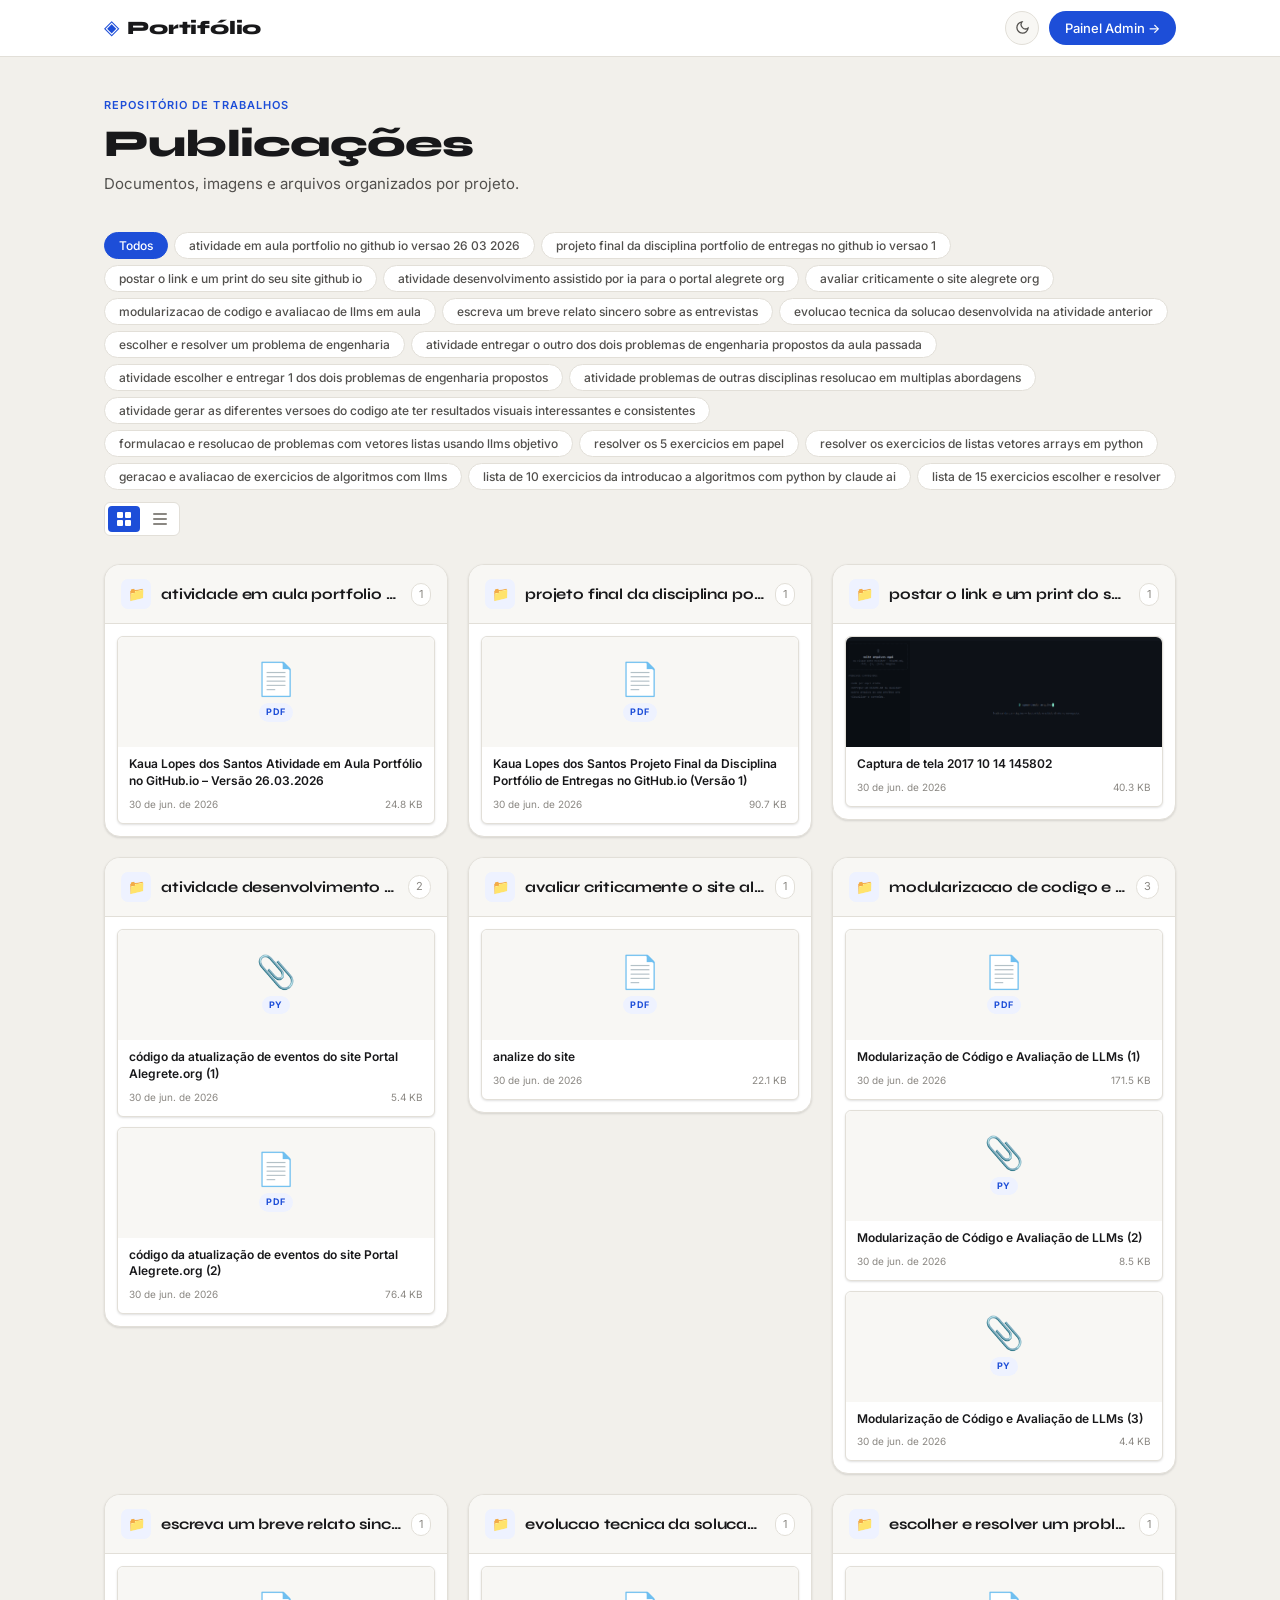
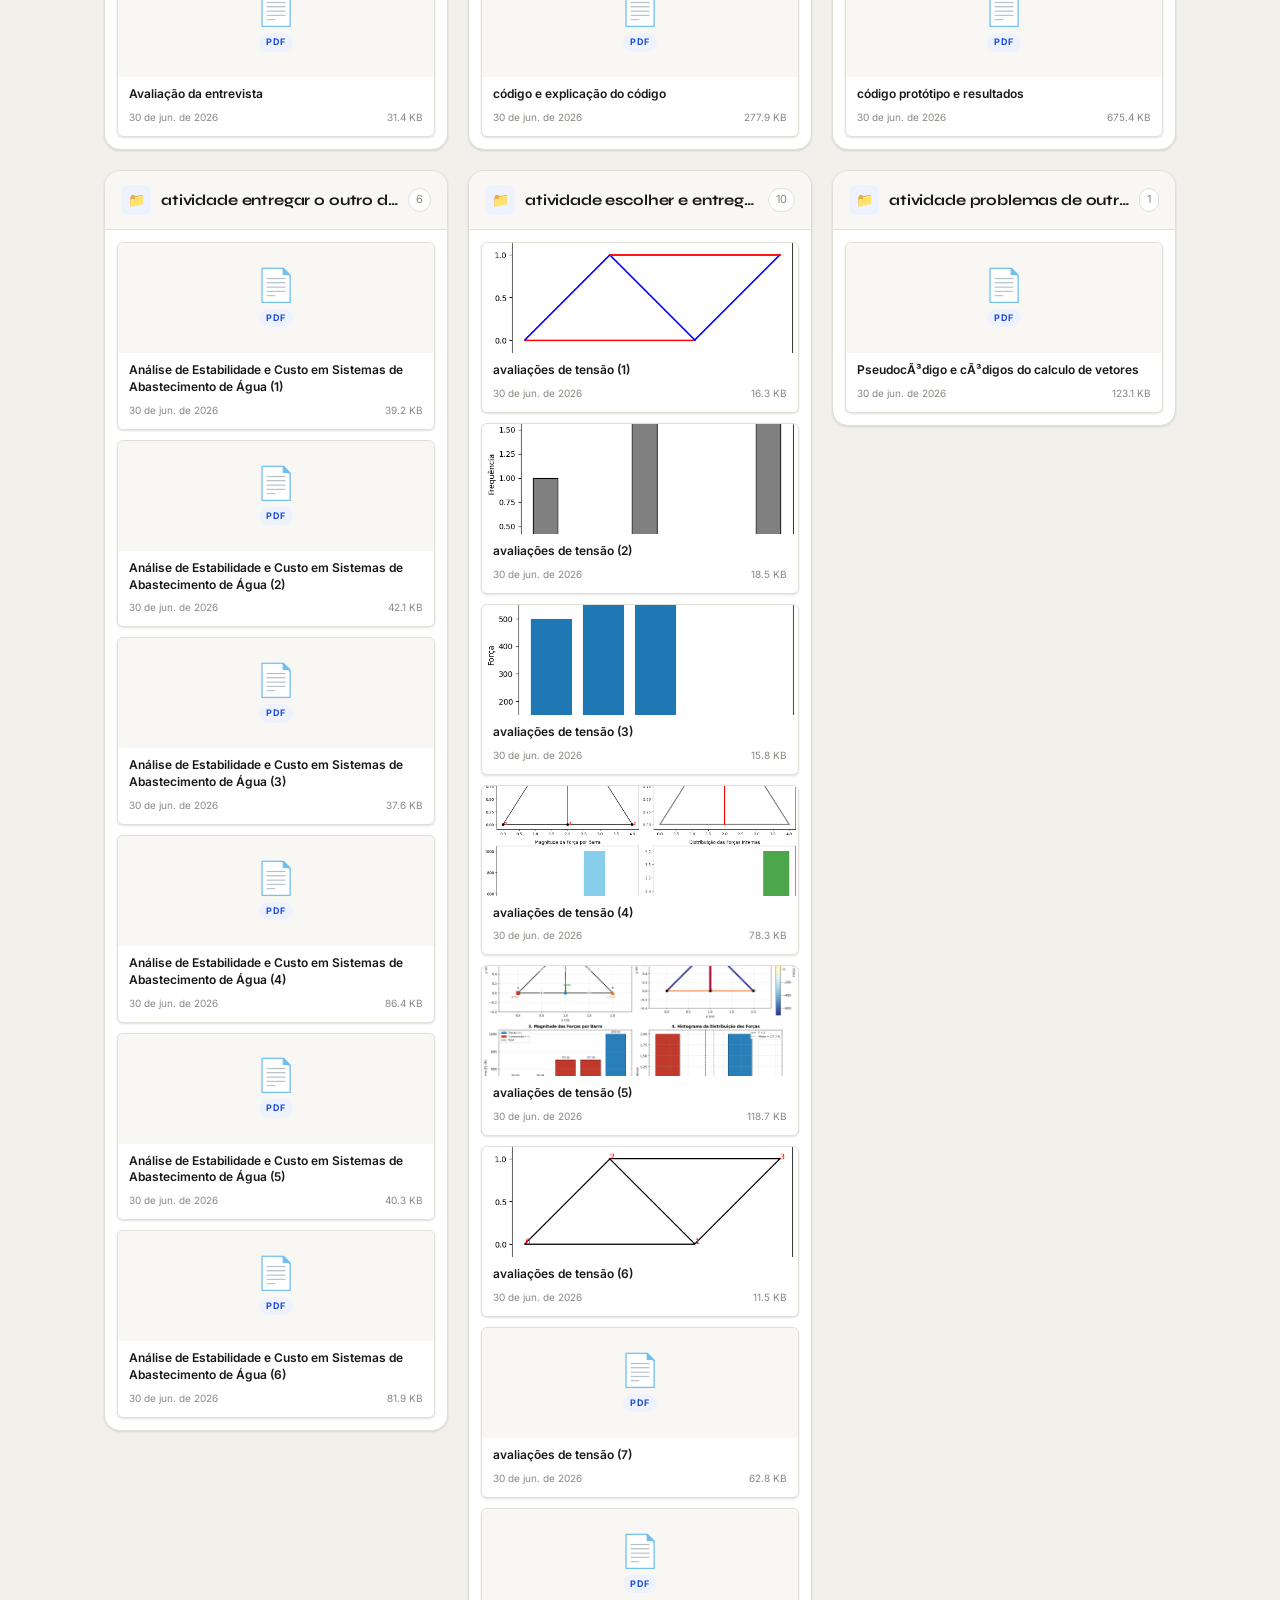
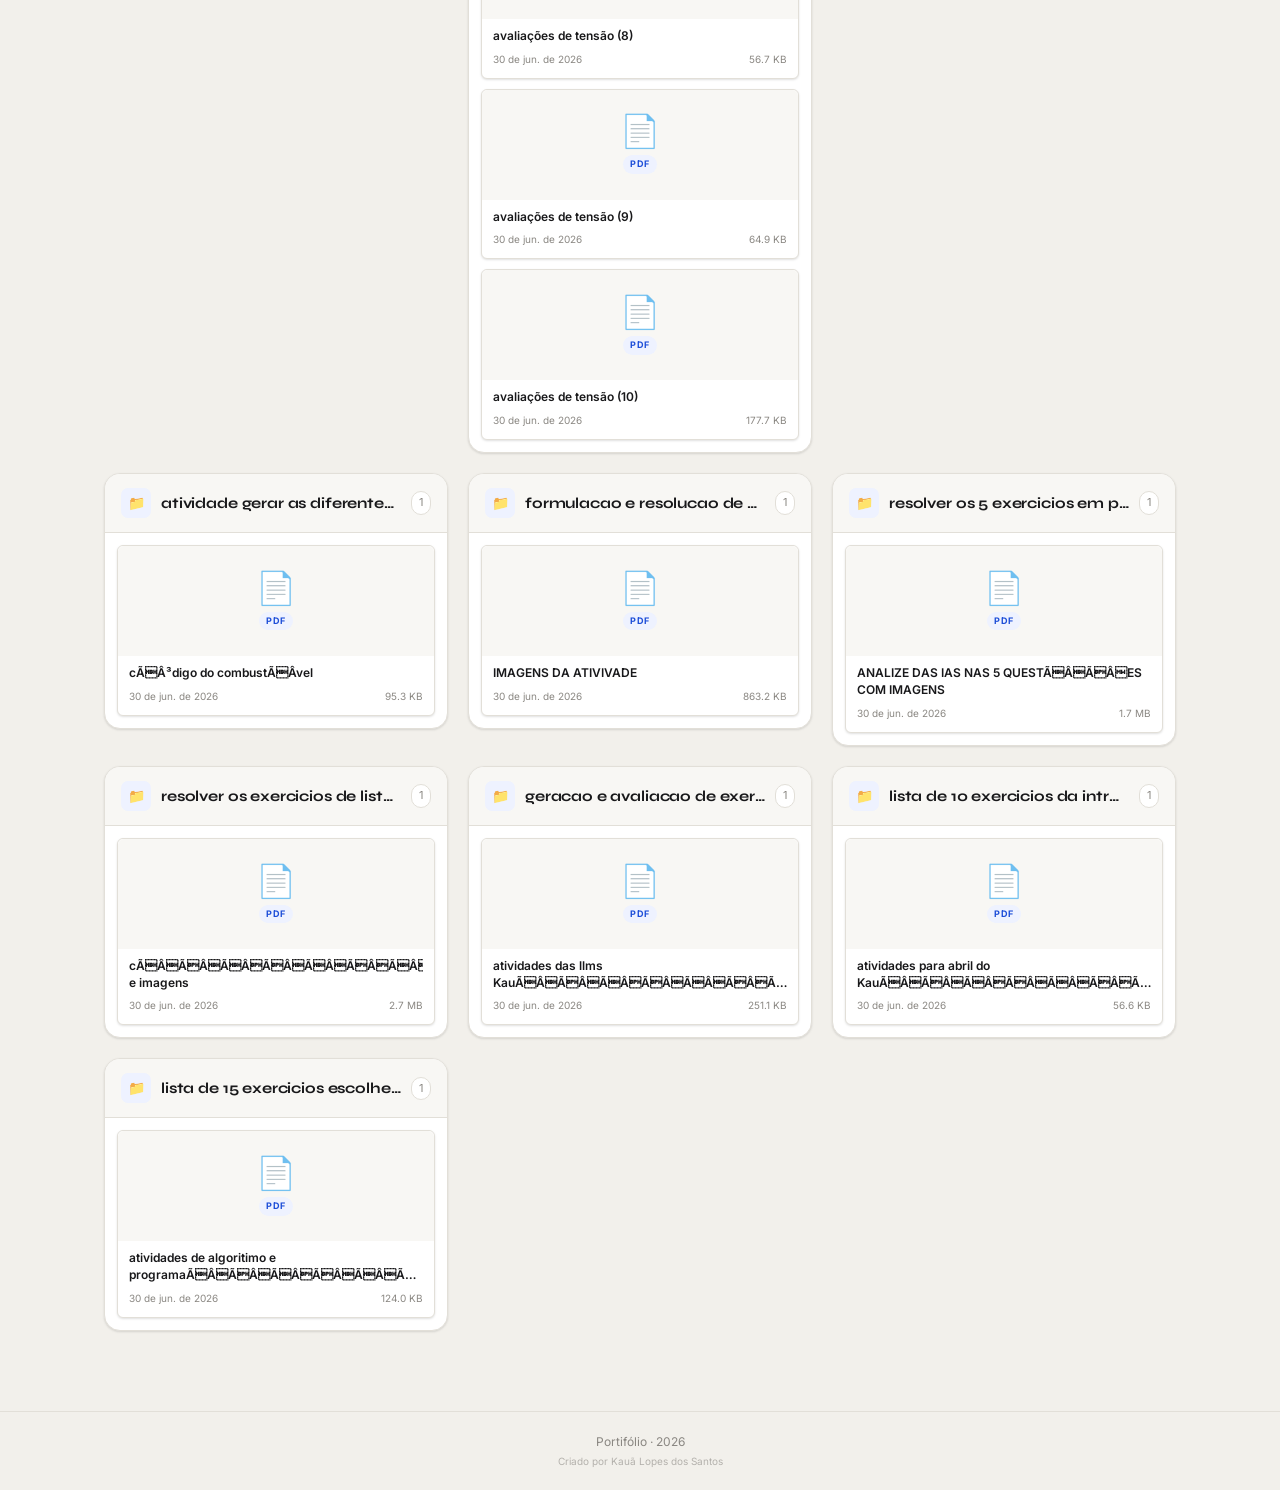
<file: index.html>
<!DOCTYPE html>
<html lang="pt-BR">
<head>
  <meta charset="UTF-8" />
  <meta name="viewport" content="width=device-width, initial-scale=1.0" />
  <title>Portifólio</title>
  <link rel="preconnect" href="https://fonts.googleapis.com" />
  <link href="https://fonts.googleapis.com/css2?family=Inter:wght@400;500;600&family=Syne:wght@700;800&display=swap" rel="stylesheet" />
  <link rel="stylesheet" href="assets/css/style.css" />
  <script src="assets/js/theme.js"></script>
</head>
<body>

  <header class="site-header">
    <div class="header-inner">
      <a href="index.html" class="logo">
        <span class="logo-icon">◈</span>
        Portifólio
      </a>
      <nav style="display:flex;align-items:center;gap:10px">
        <button class="theme-toggle" id="themeToggle" aria-label="Alternar tema">
          <svg class="icon-moon" width="15" height="15" viewBox="0 0 24 24" fill="none" stroke="currentColor" stroke-width="2"><path d="M21 12.79A9 9 0 1 1 11.21 3 7 7 0 0 0 21 12.79z"/></svg>
          <svg class="icon-sun"  width="15" height="15" viewBox="0 0 24 24" fill="none" stroke="currentColor" stroke-width="2"><circle cx="12" cy="12" r="5"/><line x1="12" y1="1" x2="12" y2="3"/><line x1="12" y1="21" x2="12" y2="23"/><line x1="4.22" y1="4.22" x2="5.64" y2="5.64"/><line x1="18.36" y1="18.36" x2="19.78" y2="19.78"/><line x1="1" y1="12" x2="3" y2="12"/><line x1="21" y1="12" x2="23" y2="12"/><line x1="4.22" y1="19.78" x2="5.64" y2="18.36"/><line x1="18.36" y1="5.64" x2="19.78" y2="4.22"/></svg>
        </button>
        <a href="admin/index.html" class="nav-admin">Painel Admin →</a>
      </nav>
    </div>
  </header>

  <main class="container">
    <section class="hero">
      <div class="hero-label">Repositório de trabalhos</div>
      <h1>Publicações</h1>
      <p class="hero-sub">Documentos, imagens e arquivos organizados por projeto.</p>
    </section>

    <!-- View toggle -->
    <div class="toolbar">
      <div class="filter-bar" id="filterBar">
        <button class="filter-btn active" data-filter="all">Todos</button>
      </div>
      <div class="view-toggle">
        <button class="view-btn active" data-view="grid" title="Grade">
          <svg width="16" height="16" viewBox="0 0 16 16" fill="currentColor">
            <rect x="1" y="1" width="6" height="6" rx="1"/><rect x="9" y="1" width="6" height="6" rx="1"/>
            <rect x="1" y="9" width="6" height="6" rx="1"/><rect x="9" y="9" width="6" height="6" rx="1"/>
          </svg>
        </button>
        <button class="view-btn" data-view="list" title="Lista">
          <svg width="16" height="16" viewBox="0 0 16 16" fill="currentColor">
            <rect x="1" y="2" width="14" height="2" rx="1"/><rect x="1" y="7" width="14" height="2" rx="1"/>
            <rect x="1" y="12" width="14" height="2" rx="1"/>
          </svg>
        </button>
      </div>
    </div>

    <!-- Folders / Projects -->
    <div id="foldersView"></div>

    <p class="empty-state" id="emptyState" style="display:none">
      Nenhuma publicação ainda.<br>
      <a href="admin/index.html">Adicionar no painel admin →</a>
    </p>
  </main>

  <!-- Preview Modal -->
  <div class="modal-overlay" id="modalOverlay">
    <div class="modal" id="modal">
      <div class="modal-topbar">
        <span class="modal-title-text" id="modalTitleText"></span>
        <button class="modal-close" id="modalClose">✕</button>
      </div>
      <div class="modal-body" id="modalBody"></div>
      <div class="modal-footer" id="modalFooter"></div>
    </div>
  </div>

  <footer class="site-footer">
    <p>Portifólio · <span id="footerYear"></span><br><small style="font-size:10px;opacity:.6">Criado por Kauã Lopes dos Santos</small></p>
  </footer>

  <script src="assets/js/main.js"></script>
</body>
</html>
</file>
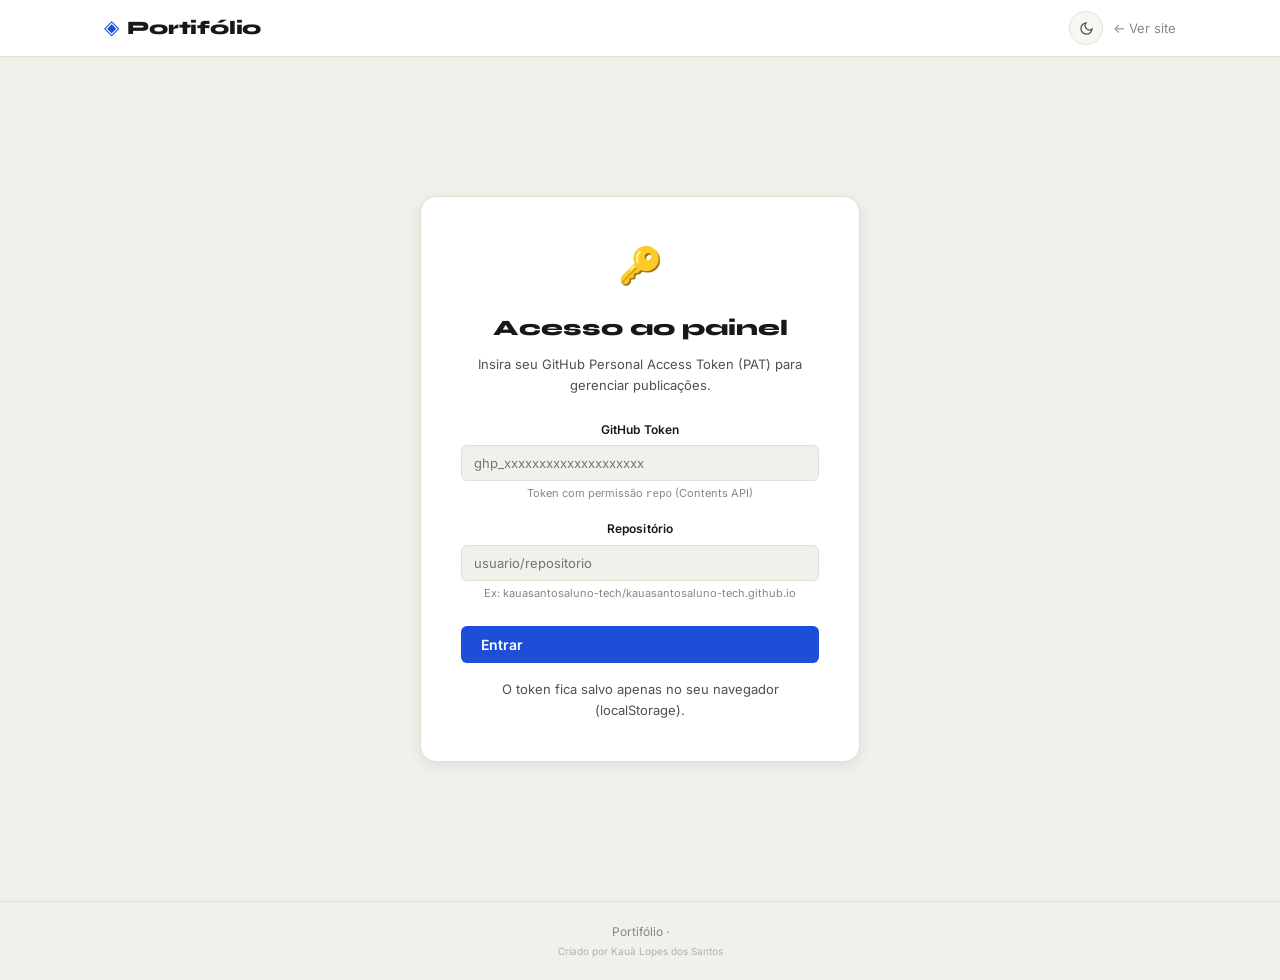
<file: admin/index.html>
<!DOCTYPE html>
<html lang="pt-BR">
<head>
  <meta charset="UTF-8" />
  <meta name="viewport" content="width=device-width, initial-scale=1.0" />
  <title>Admin — Portifólio</title>
  <link rel="preconnect" href="https://fonts.googleapis.com" />
  <link href="https://fonts.googleapis.com/css2?family=Inter:wght@400;500;600&family=Syne:wght@700;800&display=swap" rel="stylesheet" />
  <link rel="stylesheet" href="../assets/css/style.css" />
  <script src="../assets/js/theme.js"></script>
</head>
<body>

  <header class="site-header">
    <div class="header-inner">
      <a href="../index.html" class="logo">
        <span class="logo-icon">◈</span>
        Portifólio
      </a>
      <nav style="display:flex;align-items:center;gap:10px">
        <button class="theme-toggle" id="themeToggle" aria-label="Alternar tema">
          <svg class="icon-moon" width="15" height="15" viewBox="0 0 24 24" fill="none" stroke="currentColor" stroke-width="2"><path d="M21 12.79A9 9 0 1 1 11.21 3 7 7 0 0 0 21 12.79z"/></svg>
          <svg class="icon-sun"  width="15" height="15" viewBox="0 0 24 24" fill="none" stroke="currentColor" stroke-width="2"><circle cx="12" cy="12" r="5"/><line x1="12" y1="1" x2="12" y2="3"/><line x1="12" y1="21" x2="12" y2="23"/><line x1="4.22" y1="4.22" x2="5.64" y2="5.64"/><line x1="18.36" y1="18.36" x2="19.78" y2="19.78"/><line x1="1" y1="12" x2="3" y2="12"/><line x1="21" y1="12" x2="23" y2="12"/><line x1="4.22" y1="19.78" x2="5.64" y2="18.36"/><line x1="18.36" y1="5.64" x2="19.78" y2="4.22"/></svg>
        </button>
        <a href="../index.html" class="nav-back">← Ver site</a>
      </nav>
    </div>
  </header>

  <!-- Auth gate -->
  <div id="authGate" class="auth-gate">
    <div class="auth-card">
      <div class="auth-icon">🔑</div>
      <h2>Acesso ao painel</h2>
      <p>Insira seu GitHub Personal Access Token (PAT) para gerenciar publicações.</p>
      <div class="form-group" style="margin-top:24px">
        <label for="tokenInput">GitHub Token</label>
        <input type="password" class="form-control" id="tokenInput"
               placeholder="ghp_xxxxxxxxxxxxxxxxxxxx" autocomplete="off" />
        <span class="field-hint">Token com permissão <code>repo</code> (Contents API)</span>
      </div>
      <div class="form-group">
        <label for="repoInput">Repositório</label>
        <input type="text" class="form-control" id="repoInput"
               placeholder="usuario/repositorio" />
        <span class="field-hint">Ex: kauasantosaluno-tech/kauasantosaluno-tech.github.io</span>
      </div>
      <button class="btn-primary" id="btnAuth" style="width:100%;margin-top:8px">Entrar</button>
      <div id="authError"></div>
      <p class="auth-note">O token fica salvo apenas no seu navegador (localStorage).</p>
    </div>
  </div>

  <!-- Main admin (hidden until auth) -->
  <main class="container" id="adminPanel" style="display:none">

    <section class="hero">
      <div class="hero-label">Painel de gerenciamento</div>
      <h1>Publicações</h1>
      <p class="hero-sub">Upload direto para o GitHub — sem precisar sair desta página.</p>
    </section>

    <!-- Upload section -->
    <div class="admin-section">
      <div class="section-head">
        <h2>Nova publicação</h2>
        <button class="btn-logout" id="btnLogout">Sair</button>
      </div>

      <!-- Drop zone -->
      <div class="upload-zone" id="uploadZone">
        <div class="upload-zone-inner">
          <div class="upload-icon">
            <svg width="40" height="40" viewBox="0 0 24 24" fill="none" stroke="currentColor" stroke-width="1.5">
              <path d="M21 15v4a2 2 0 01-2 2H5a2 2 0 01-2-2v-4M17 8l-5-5-5 5M12 3v12"/>
            </svg>
          </div>
          <p class="upload-text">Arraste arquivos aqui ou <span class="upload-link">clique para selecionar</span></p>
          <p class="upload-hint">PDF, DOCX, XLSX, PPTX, TXT, PNG, JPG e outros</p>
        </div>
        <input type="file" id="fileInput" style="display:none" multiple />
      </div>

      <!-- Selected files preview -->
      <div id="selectedFiles" class="selected-files" style="display:none"></div>

      <!-- Metadata form -->
      <div class="upload-form" id="uploadForm" style="display:none">
        <div class="form-row">
          <div class="form-group">
            <label for="postTitle">Título do trabalho</label>
            <input type="text" class="form-control" id="postTitle"
                   placeholder="Ex: Relatório de Estágio — 2024" />
          </div>
          <div class="form-group">
            <label for="postFolder">Pasta / Projeto</label>
            <div class="folder-input-wrap">
              <input type="text" class="form-control" id="postFolder"
                     placeholder="Ex: Estagio-2024 (sem espaços)" list="folderSuggestions"/>
              <datalist id="folderSuggestions"></datalist>
            </div>
            <span class="field-hint">Deixe em branco para usar o título como nome da pasta.</span>
          </div>
        </div>
        <div class="form-group">
          <label for="postDesc">Descrição <span class="optional">(opcional)</span></label>
          <input type="text" class="form-control" id="postDesc"
                 placeholder="Breve descrição do conteúdo…" />
        </div>

        <button class="btn-primary btn-upload" id="btnUpload">
          <svg width="16" height="16" viewBox="0 0 24 24" fill="none" stroke="currentColor" stroke-width="2">
            <path d="M21 15v4a2 2 0 01-2 2H5a2 2 0 01-2-2v-4M17 8l-5-5-5 5M12 3v12"/>
          </svg>
          Publicar no GitHub
        </button>

        <div id="uploadStatus"></div>
      </div>
    </div>

    <!-- Existing publications -->
    <div class="admin-section">
      <h2>Publicações existentes</h2>
      <div id="postList">
        <div class="loading-state">Carregando publicações…</div>
      </div>
    </div>

  </main>

  <footer class="site-footer">
    <p>Portifólio · <span id="footerYear"></span><br><small style="font-size:10px;opacity:.6">Criado por Kauã Lopes dos Santos</small></p>
  </footer>

  <script src="../assets/js/admin.js"></script>
</body>
</html>
</file>
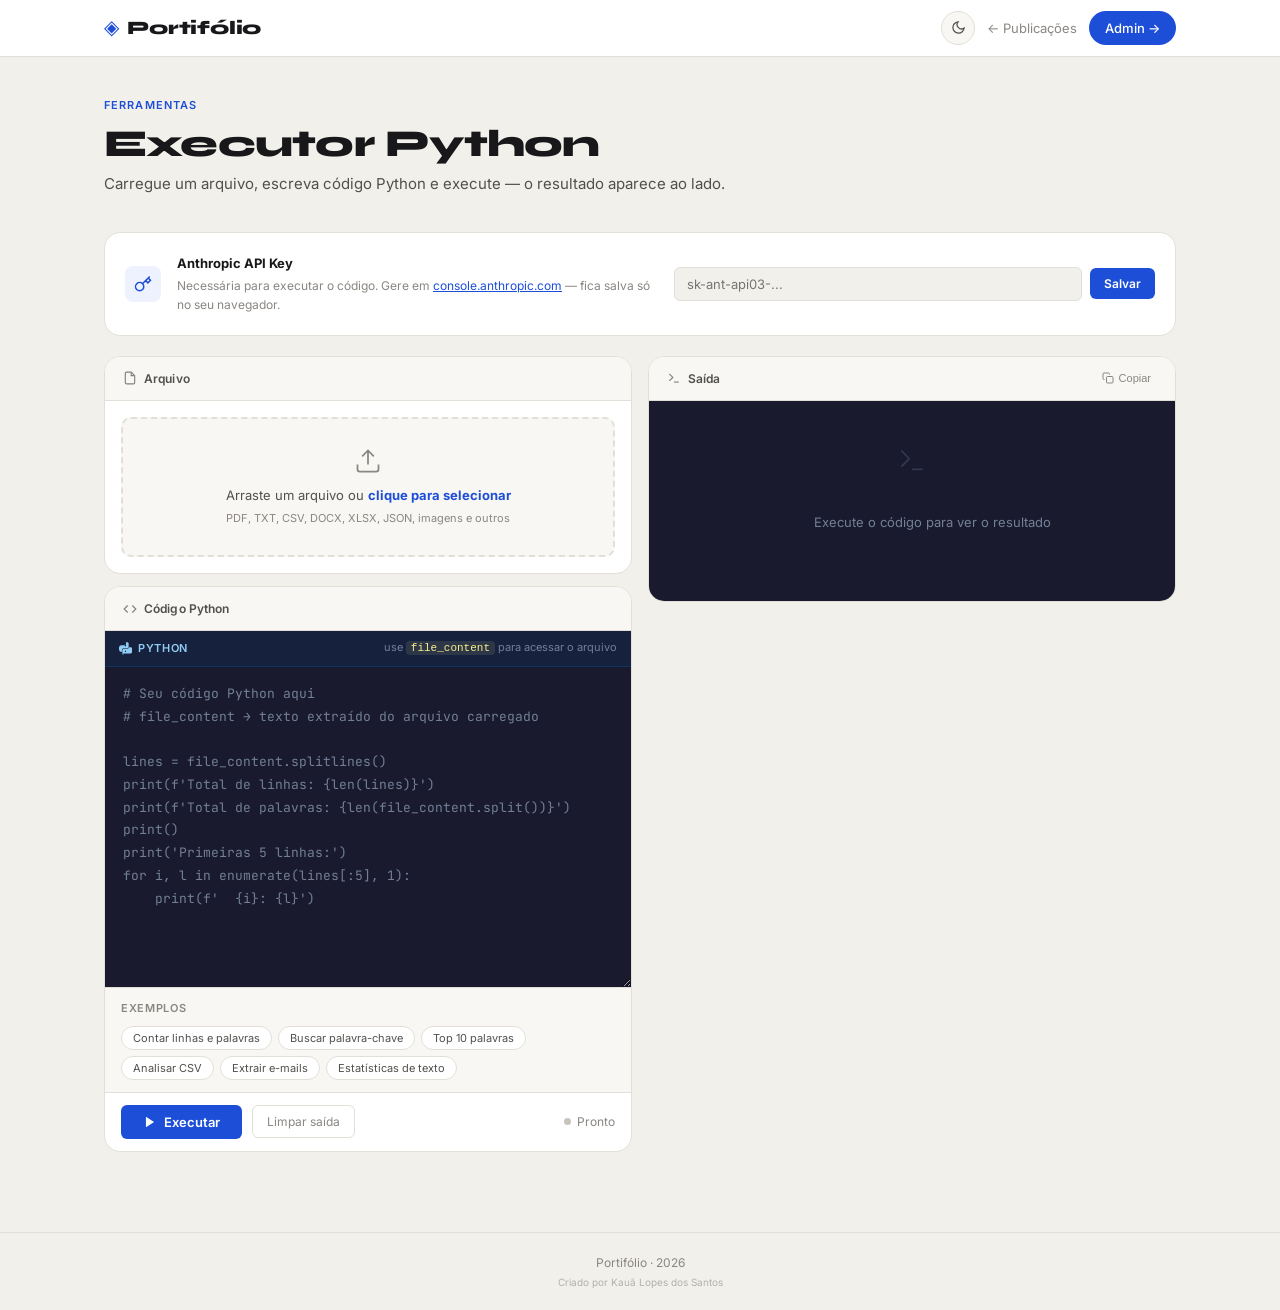
<file: executor/index.html>
<!DOCTYPE html>
<html lang="pt-BR">
<head>
  <meta charset="UTF-8" />
  <meta name="viewport" content="width=device-width, initial-scale=1.0" />
  <title>Executor Python — Portifólio</title>
  <link rel="preconnect" href="https://fonts.googleapis.com" />
  <link href="https://fonts.googleapis.com/css2?family=Inter:wght@400;500;600&family=Syne:wght@700;800&family=JetBrains+Mono:wght@400;500&display=swap" rel="stylesheet" />
  <link rel="stylesheet" href="../assets/css/style.css" />
  <script src="../assets/js/theme.js"></script>
  <style>
    /* ── Editor tokens ───────────────────────────────────── */
    :root {
      --editor-bg:      #1E1E2E;
      --editor-surface: #252535;
      --editor-border:  #383850;
      --editor-text:    #CDD6F4;
      --editor-muted:   #6C7086;
      --editor-accent:  #89B4FA;
      --editor-green:   #A6E3A1;
      --editor-red:     #F38BA8;
      --editor-yellow:  #F9E2AF;
      --editor-line-hi: #2A2A3E;
    }

    /* Light mode — editor fica mais claro */
    [data-theme="light"] {
      --editor-bg:      #1A1A2E;
      --editor-surface: #16213E;
      --editor-border:  #0F3460;
      --editor-text:    #E2E8F0;
      --editor-muted:   #718096;
      --editor-accent:  #90CDF4;
      --editor-green:   #9AE6B4;
      --editor-red:     #FC8181;
      --editor-yellow:  #FAF089;
      --editor-line-hi: #2D3748;
    }

    /* ── Layout ──────────────────────────────────────────── */
    .executor-grid {
      display: grid;
      grid-template-columns: 1fr 1fr;
      gap: 16px;
      align-items: start;
    }
    .panel {
      background: var(--surface);
      border: 1px solid var(--border);
      border-radius: var(--radius-lg);
      overflow: hidden;
    }
    .panel-header {
      padding: 12px 18px;
      border-bottom: 1px solid var(--border);
      display: flex;
      align-items: center;
      justify-content: space-between;
      gap: 10px;
      background: var(--surface-2);
    }
    .panel-title {
      font-size: 12px;
      font-weight: 600;
      color: var(--text-2);
      display: flex;
      align-items: center;
      gap: 7px;
      letter-spacing: .01em;
    }
    .panel-title svg { opacity: .7; }

    /* ── Drop zone ───────────────────────────────────────── */
    .drop-zone {
      border: 2px dashed var(--border);
      border-radius: var(--radius);
      padding: 28px 20px;
      text-align: center;
      cursor: pointer;
      transition: all .15s;
      background: var(--surface-2);
      margin: 16px;
    }
    .drop-zone:hover, .drop-zone.over {
      border-color: var(--accent);
      background: var(--accent-lt);
    }
    .drop-zone svg { color: var(--muted); margin-bottom: 10px; transition: color .15s; }
    .drop-zone:hover svg, .drop-zone.over svg { color: var(--accent); }
    .drop-zone p { font-size: 13px; color: var(--text-2); }
    .drop-zone span { font-size: 11px; color: var(--muted); display: block; margin-top: 4px; }

    .file-pill {
      display: inline-flex;
      align-items: center;
      gap: 7px;
      background: var(--success-lt);
      border: 1px solid #bbf7d0;
      color: var(--success);
      border-radius: 20px;
      padding: 5px 12px;
      font-size: 12px;
      font-weight: 500;
      margin: 0 16px 16px;
    }
    .file-pill button {
      background: none; border: none; cursor: pointer;
      color: var(--success); font-size: 14px; line-height: 1; padding: 0;
      opacity: .7; transition: opacity .15s;
    }
    .file-pill button:hover { opacity: 1; }

    /* ── Code editor ─────────────────────────────────────── */
    .editor-area {
      background: var(--editor-bg);
      position: relative;
    }
    .editor-toolbar {
      background: var(--editor-surface);
      border-bottom: 1px solid var(--editor-border);
      padding: 8px 14px;
      display: flex;
      align-items: center;
      justify-content: space-between;
      gap: 10px;
    }
    .editor-lang {
      font-size: 11px;
      font-weight: 600;
      letter-spacing: .06em;
      text-transform: uppercase;
      color: var(--editor-accent);
      display: flex;
      align-items: center;
      gap: 6px;
    }
    .editor-hint {
      font-size: 11px;
      color: var(--editor-muted);
    }
    .editor-hint code {
      background: var(--editor-line-hi);
      color: var(--editor-yellow);
      padding: 1px 5px;
      border-radius: 4px;
    }
    #codeInput {
      width: 100%;
      min-height: 320px;
      max-height: 520px;
      background: var(--editor-bg);
      color: var(--editor-text);
      border: none;
      outline: none;
      padding: 16px 18px;
      font-family: 'JetBrains Mono', 'Fira Code', monospace;
      font-size: 13px;
      line-height: 1.75;
      resize: vertical;
      display: block;
      tab-size: 4;
    }
    #codeInput::selection { background: #3D59A1; }
    #codeInput::placeholder { color: var(--editor-muted); }

    /* ── Snippets ─────────────────────────────────────────── */
    .snippets-wrap {
      padding: 12px 16px;
      border-top: 1px solid var(--border);
      background: var(--surface-2);
    }
    .snippets-label {
      font-size: 11px;
      font-weight: 600;
      letter-spacing: .06em;
      text-transform: uppercase;
      color: var(--muted);
      margin-bottom: 8px;
    }
    .snippets-grid {
      display: flex;
      flex-wrap: wrap;
      gap: 6px;
    }
    .snippet-btn {
      padding: 4px 11px;
      border: 1px solid var(--border);
      border-radius: 20px;
      background: var(--surface);
      color: var(--text-2);
      font-size: 11px;
      font-family: var(--font-body);
      cursor: pointer;
      transition: all .15s;
    }
    .snippet-btn:hover {
      border-color: var(--accent);
      color: var(--accent);
      background: var(--accent-lt);
    }

    /* ── Run button ──────────────────────────────────────── */
    .run-bar {
      padding: 12px 16px;
      border-top: 1px solid var(--border);
      display: flex;
      align-items: center;
      gap: 10px;
    }
    .btn-run {
      display: inline-flex;
      align-items: center;
      gap: 7px;
      padding: 9px 22px;
      background: var(--accent);
      color: #fff;
      border: none;
      border-radius: var(--radius-sm);
      font-size: 13px;
      font-weight: 600;
      font-family: var(--font-body);
      cursor: pointer;
      transition: background .15s;
    }
    .btn-run:hover { background: var(--accent-hover); }
    .btn-run:disabled { opacity: .5; cursor: not-allowed; }
    .btn-run svg { transition: transform .2s; }
    .btn-run:not(:disabled):hover svg { transform: scale(1.1); }
    .btn-clear-out {
      padding: 8px 14px;
      background: none;
      border: 1px solid var(--border);
      border-radius: var(--radius-sm);
      font-size: 12px;
      font-family: var(--font-body);
      color: var(--muted);
      cursor: pointer;
      transition: all .15s;
    }
    .btn-clear-out:hover { border-color: var(--border-strong); color: var(--text); }
    .run-status {
      font-size: 12px;
      color: var(--muted);
      margin-left: auto;
      display: flex;
      align-items: center;
      gap: 6px;
    }
    .status-dot {
      width: 7px; height: 7px;
      border-radius: 50%;
      background: var(--border-strong);
      flex-shrink: 0;
    }
    .status-dot.running { background: #F59E0B; animation: blink .8s infinite; }
    .status-dot.ok      { background: var(--success); }
    .status-dot.err     { background: var(--danger); }
    @keyframes blink { 0%,100%{opacity:1} 50%{opacity:.2} }

    /* ── Output ──────────────────────────────────────────── */
    .output-body {
      min-height: 200px;
      max-height: 480px;
      overflow-y: auto;
      padding: 16px 18px;
      font-family: 'JetBrains Mono', 'Fira Code', monospace;
      font-size: 12.5px;
      line-height: 1.8;
      white-space: pre-wrap;
      word-break: break-word;
      background: var(--editor-bg);
      color: var(--editor-text);
    }
    .output-body.empty {
      color: var(--editor-muted);
      font-family: var(--font-body);
      font-size: 13px;
      display: flex;
      align-items: center;
      justify-content: center;
      flex-direction: column;
      gap: 8px;
    }
    .output-body.error { color: var(--editor-red); }
    .output-thinking {
      display: flex;
      align-items: center;
      gap: 10px;
      color: var(--editor-muted);
      font-family: var(--font-body);
      font-size: 13px;
    }
    .spinner {
      width: 14px; height: 14px;
      border: 2px solid var(--editor-border);
      border-top-color: var(--editor-accent);
      border-radius: 50%;
      animation: spin .7s linear infinite;
      flex-shrink: 0;
    }
    @keyframes spin { to { transform: rotate(360deg); } }

    /* ── API key section ─────────────────────────────────── */
    .api-section {
      background: var(--surface);
      border: 1px solid var(--border);
      border-radius: var(--radius-lg);
      padding: 20px;
      display: flex;
      align-items: center;
      gap: 16px;
      flex-wrap: wrap;
    }
    .api-icon {
      width: 36px; height: 36px;
      background: var(--accent-lt);
      border-radius: 8px;
      display: flex;
      align-items: center;
      justify-content: center;
      color: var(--accent);
      flex-shrink: 0;
    }
    .api-info { flex: 1; min-width: 200px; }
    .api-info strong { font-size: 13px; display: block; margin-bottom: 2px; }
    .api-info p { font-size: 12px; color: var(--muted); }
    .api-info a { color: var(--accent); }
    .api-key-input-wrap { display: flex; gap: 8px; align-items: center; flex: 1; min-width: 220px; }
    #apiKeyInput {
      flex: 1;
      padding: 8px 12px;
      border: 1px solid var(--border);
      border-radius: var(--radius-sm);
      font-size: 13px;
      font-family: var(--font-body);
      background: var(--bg);
      color: var(--text);
      transition: border-color .15s;
    }
    #apiKeyInput:focus { outline: none; border-color: var(--accent); }
    .btn-save-key {
      padding: 8px 14px;
      background: var(--accent);
      color: #fff;
      border: none;
      border-radius: var(--radius-sm);
      font-size: 12px;
      font-weight: 600;
      font-family: var(--font-body);
      cursor: pointer;
      white-space: nowrap;
      transition: background .15s;
    }
    .btn-save-key:hover { background: var(--accent-hover); }
    .key-saved-badge {
      display: none;
      align-items: center;
      gap: 5px;
      font-size: 12px;
      color: var(--success);
      font-weight: 500;
    }

    /* ── Responsive ──────────────────────────────────────── */
    @media (max-width: 780px) {
      .executor-grid { grid-template-columns: 1fr; }
    }
  </style>
</head>
<body>

  <header class="site-header">
    <div class="header-inner">
      <a href="../index.html" class="logo">
        <span class="logo-icon">◈</span>
        Portifólio
      </a>
      <nav style="display:flex;gap:12px;align-items:center">
        <button class="theme-toggle" id="themeToggle" aria-label="Alternar tema">
          <svg class="icon-moon" width="15" height="15" viewBox="0 0 24 24" fill="none" stroke="currentColor" stroke-width="2"><path d="M21 12.79A9 9 0 1 1 11.21 3 7 7 0 0 0 21 12.79z"/></svg>
          <svg class="icon-sun"  width="15" height="15" viewBox="0 0 24 24" fill="none" stroke="currentColor" stroke-width="2"><circle cx="12" cy="12" r="5"/><line x1="12" y1="1" x2="12" y2="3"/><line x1="12" y1="21" x2="12" y2="23"/><line x1="4.22" y1="4.22" x2="5.64" y2="5.64"/><line x1="18.36" y1="18.36" x2="19.78" y2="19.78"/><line x1="1" y1="12" x2="3" y2="12"/><line x1="21" y1="12" x2="23" y2="12"/><line x1="4.22" y1="19.78" x2="5.64" y2="18.36"/><line x1="18.36" y1="5.64" x2="19.78" y2="4.22"/></svg>
        </button>
        <a href="../index.html" class="nav-back">← Publicações</a>
        <a href="../admin/index.html" class="nav-admin">Admin →</a>
      </nav>
    </div>
  </header>

  <main class="container">
    <section class="hero">
      <div class="hero-label">Ferramentas</div>
      <h1>Executor Python</h1>
      <p class="hero-sub">Carregue um arquivo, escreva código Python e execute — o resultado aparece ao lado.</p>
    </section>

    <!-- API Key -->
    <div class="api-section" style="margin-bottom:20px" id="apiSection">
      <div class="api-icon">
        <svg width="18" height="18" viewBox="0 0 24 24" fill="none" stroke="currentColor" stroke-width="2">
          <path d="M21 2l-2 2m-7.61 7.61a5.5 5.5 0 1 1-7.778 7.778 5.5 5.5 0 0 1 7.777-7.777zm0 0L15.5 7.5m0 0l3 3L22 7l-3-3m-3.5 3.5L19 4"/>
        </svg>
      </div>
      <div class="api-info">
        <strong>Anthropic API Key</strong>
        <p>Necessária para executar o código. Gere em <a href="https://console.anthropic.com" target="_blank">console.anthropic.com</a> — fica salva só no seu navegador.</p>
      </div>
      <div class="api-key-input-wrap">
        <input type="password" id="apiKeyInput" placeholder="sk-ant-api03-..." />
        <button class="btn-save-key" id="btnSaveKey">Salvar</button>
        <span class="key-saved-badge" id="keySavedBadge">
          <svg width="14" height="14" viewBox="0 0 24 24" fill="none" stroke="currentColor" stroke-width="2.5"><polyline points="20 6 9 17 4 12"/></svg>
          Salva
        </span>
      </div>
    </div>

    <!-- Main grid -->
    <div class="executor-grid">

      <!-- LEFT: Input -->
      <div style="display:flex;flex-direction:column;gap:12px">

        <!-- File drop -->
        <div class="panel">
          <div class="panel-header">
            <span class="panel-title">
              <svg width="14" height="14" viewBox="0 0 24 24" fill="none" stroke="currentColor" stroke-width="2"><path d="M14 2H6a2 2 0 00-2 2v16a2 2 0 002 2h12a2 2 0 002-2V8z"/><polyline points="14 2 14 8 20 8"/></svg>
              Arquivo
            </span>
          </div>

          <div class="drop-zone" id="dropZone">
            <svg width="28" height="28" viewBox="0 0 24 24" fill="none" stroke="currentColor" stroke-width="1.5" style="display:block;margin:0 auto 10px">
              <path d="M21 15v4a2 2 0 01-2 2H5a2 2 0 01-2-2v-4M17 8l-5-5-5 5M12 3v12"/>
            </svg>
            <p>Arraste um arquivo ou <strong style="color:var(--accent)">clique para selecionar</strong></p>
            <span>PDF, TXT, CSV, DOCX, XLSX, JSON, imagens e outros</span>
            <input type="file" id="fileInput" style="display:none" />
          </div>

          <div id="filePill" style="display:none;padding:0 16px 16px"></div>

          <!-- File preview -->
          <div id="filePreview" style="display:none;margin:0 16px 16px;border:1px solid var(--border);border-radius:var(--radius-sm);overflow:hidden">
            <div style="background:var(--surface-2);padding:8px 12px;border-bottom:1px solid var(--border);font-size:11px;font-weight:600;color:var(--muted);text-transform:uppercase;letter-spacing:.06em">Prévia do conteúdo</div>
            <pre id="filePreviewText" style="margin:0;padding:12px;font-family:'JetBrains Mono',monospace;font-size:11px;line-height:1.6;background:var(--bg);color:var(--text-2);white-space:pre-wrap;word-break:break-word;max-height:140px;overflow:auto"></pre>
          </div>
        </div>

        <!-- Code editor -->
        <div class="panel">
          <div class="panel-header">
            <span class="panel-title">
              <svg width="14" height="14" viewBox="0 0 24 24" fill="none" stroke="currentColor" stroke-width="2"><polyline points="16 18 22 12 16 6"/><polyline points="8 6 2 12 8 18"/></svg>
              Código Python
            </span>
          </div>

          <div class="editor-area">
            <div class="editor-toolbar">
              <span class="editor-lang">
                <svg width="13" height="13" viewBox="0 0 24 24" fill="currentColor"><path d="M14.25.18l.9.2.73.26.59.3.45.32.34.34.25.34.16.33.1.3.04.26.02.2-.01.13V8.5l-.05.63-.13.55-.21.46-.26.38-.3.31-.33.25-.35.19-.35.14-.33.1-.3.07-.26.04-.21.02H8.77l-.69.05-.59.14-.5.22-.41.27-.33.32-.27.35-.2.36-.15.37-.1.35-.07.32-.04.27-.02.21v3.06H3.17l-.21-.03-.28-.07-.32-.12-.35-.18-.36-.26-.36-.36-.35-.46-.32-.59-.28-.73-.21-.88-.14-1.05L0 11.97l.06-1.22.16-1.04.24-.87.32-.71.36-.57.4-.44.42-.33.42-.24.4-.16.36-.1.32-.05.26-.02.21-.01h5.74l.69-.05.59-.14.5-.22.41-.27.33-.32.27-.35.2-.36.15-.37.1-.35.07-.32.04-.27.02-.21V1.33l.01-.15.04-.26.1-.3.16-.33.25-.34.34-.34.45-.32.59-.3.73-.26.9-.2.97-.08.95.04zm-2.26 5.5a1.26 1.26 0 100 2.52 1.26 1.26 0 000-2.52z"/><path d="M9.75 23.82l-.9-.2-.73-.26-.59-.3-.45-.32-.34-.34-.25-.34-.16-.33-.1-.3-.04-.26-.02-.2.01-.13v-5.18l.05-.63.13-.55.21-.46.26-.38.3-.31.33-.25.35-.19.35-.14.33-.1.3-.07.26-.04.21-.02h5.62l.69-.05.59-.14.5-.22.41-.27.33-.32.27-.35.2-.36.15-.37.1-.35.07-.32.04-.27.02-.21V9.5h3.24l.21.03.28.07.32.12.35.18.36.26.36.36.35.46.32.59.28.73.21.88.14 1.05.05 1.23-.06 1.22-.16 1.04-.24.87-.32.71-.36.57-.4.44-.42.33-.42.24-.4.16-.36.1-.32.05-.26.02-.21.01H9.89l-.69.05-.59.14-.5.22-.41.27-.33.32-.27.35-.2.36-.15.37-.1.35-.07.32-.04.27-.02.21v2.93l-.01.15-.04.26-.1.3-.16.33-.25.34-.34.34-.45.32-.59.3-.73.26-.9.2-.97.08-.95-.04zm2.26-5.5a1.26 1.26 0 100-2.52 1.26 1.26 0 000 2.52z"/></svg>
                Python
              </span>
              <span class="editor-hint">use <code>file_content</code> para acessar o arquivo</span>
            </div>
            <textarea id="codeInput" spellcheck="false"
              placeholder="# Seu código Python aqui
# file_content → texto extraído do arquivo carregado

lines = file_content.splitlines()
print(f'Total de linhas: {len(lines)}')
print(f'Total de palavras: {len(file_content.split())}')
print()
print('Primeiras 5 linhas:')
for i, l in enumerate(lines[:5], 1):
    print(f'  {i}: {l}')"></textarea>
          </div>

          <div class="snippets-wrap">
            <div class="snippets-label">Exemplos</div>
            <div class="snippets-grid" id="snippetsGrid"></div>
          </div>

          <div class="run-bar">
            <button class="btn-run" id="btnRun">
              <svg width="14" height="14" viewBox="0 0 24 24" fill="currentColor"><polygon points="5 3 19 12 5 21 5 3"/></svg>
              Executar
            </button>
            <button class="btn-clear-out" id="btnClearOutput">Limpar saída</button>
            <span class="run-status" id="runStatus">
              <span class="status-dot" id="statusDot"></span>
              <span id="statusText">Pronto</span>
            </span>
          </div>
        </div>

      </div>

      <!-- RIGHT: Output -->
      <div class="panel" style="position:sticky;top:70px">
        <div class="panel-header">
          <span class="panel-title">
            <svg width="14" height="14" viewBox="0 0 24 24" fill="none" stroke="currentColor" stroke-width="2"><polyline points="4 17 10 11 4 5"/><line x1="12" y1="19" x2="20" y2="19"/></svg>
            Saída
          </span>
          <button id="btnCopyOutput" style="background:none;border:none;cursor:pointer;font-size:11px;color:var(--muted);display:flex;align-items:center;gap:5px;padding:3px 6px;border-radius:4px;transition:background .15s" title="Copiar saída">
            <svg width="12" height="12" viewBox="0 0 24 24" fill="none" stroke="currentColor" stroke-width="2"><rect x="9" y="9" width="13" height="13" rx="2"/><path d="M5 15H4a2 2 0 01-2-2V4a2 2 0 012-2h9a2 2 0 012 2v1"/></svg>
            Copiar
          </button>
        </div>
        <div class="output-body empty" id="outputBody">
          <svg width="32" height="32" viewBox="0 0 24 24" fill="none" stroke="currentColor" stroke-width="1.2" style="opacity:.3;margin-bottom:4px"><polyline points="4 17 10 11 4 5"/><line x1="12" y1="19" x2="20" y2="19"/></svg>
          Execute o código para ver o resultado
        </div>
      </div>

    </div>
  </main>

  <footer class="site-footer">
    <p>Portifólio · <span id="footerYear"></span><br><small style="font-size:10px;opacity:.6">Criado por Kauã Lopes dos Santos</small></p>
  </footer>

  <script>
    // ── Snippets ───────────────────────────────────────────
    const SNIPPETS = [
      {
        label: 'Contar linhas e palavras',
        code: `lines = file_content.splitlines()
words = file_content.split()
chars = len(file_content)

print(f"Linhas:     {len(lines)}")
print(f"Palavras:   {len(words)}")
print(f"Caracteres: {chars}")
print()
print("Primeiras 5 linhas:")
for i, l in enumerate(lines[:5], 1):
    print(f"  {i}: {l}")`
      },
      {
        label: 'Buscar palavra-chave',
        code: `keyword = "erro"  # altere aqui

matches = []
for i, line in enumerate(file_content.splitlines(), 1):
    if keyword.lower() in line.lower():
        matches.append((i, line.strip()))

print(f"Palavra-chave: '{keyword}'")
print(f"Ocorrências:   {len(matches)}")
print()
for num, text in matches[:20]:
    print(f"  linha {num}: {text}")`
      },
      {
        label: 'Top 10 palavras',
        code: `import re
from collections import Counter

words = re.findall(r'\\b[a-zA-ZÀ-ÿ]{4,}\\b', file_content.lower())
top = Counter(words).most_common(10)

print("Top 10 palavras mais frequentes:")
print()
for rank, (word, count) in enumerate(top, 1):
    bar = "█" * min(count, 30)
    print(f"  {rank:2}. {word:<20} {count:>4}x  {bar}")`
      },
      {
        label: 'Analisar CSV',
        code: `lines = [l for l in file_content.splitlines() if l.strip()]

if not lines:
    print("Arquivo vazio.")
else:
    headers = [h.strip() for h in lines[0].split(',')]
    rows = lines[1:]
    
    print(f"Colunas ({len(headers)}):")
    for h in headers:
        print(f"  - {h}")
    print()
    print(f"Linhas de dados: {len(rows)}")
    print()
    print("Primeiras 3 linhas:")
    for row in rows[:3]:
        print(f"  {row}")`
      },
      {
        label: 'Extrair e-mails',
        code: `import re

emails = re.findall(
    r'[a-zA-Z0-9._%+-]+@[a-zA-Z0-9.-]+\\.[a-zA-Z]{2,}',
    file_content
)
unique = sorted(set(emails))

print(f"E-mails encontrados: {len(unique)}")
print()
for e in unique:
    print(f"  {e}")`
      },
      {
        label: 'Estatísticas de texto',
        code: `import re

sentences = re.split(r'[.!?]+', file_content)
sentences = [s.strip() for s in sentences if s.strip()]
paragraphs = [p for p in file_content.split('\\n\\n') if p.strip()]
words = file_content.split()
avg_word_len = sum(len(w) for w in words) / max(len(words), 1)

print("=== Estatísticas do texto ===")
print(f"Parágrafos:          {len(paragraphs)}")
print(f"Frases:              {len(sentences)}")
print(f"Palavras:            {len(words)}")
print(f"Caracteres:          {len(file_content)}")
print(f"Tamanho médio/palav: {avg_word_len:.1f} chars")
if sentences:
    avg_sent = len(words) / len(sentences)
    print(f"Palavras por frase:  {avg_sent:.1f}")`
      },
    ];

    const grid = document.getElementById('snippetsGrid');
    SNIPPETS.forEach(s => {
      const btn = document.createElement('button');
      btn.className = 'snippet-btn';
      btn.textContent = s.label;
      btn.addEventListener('click', () => {
        document.getElementById('codeInput').value = s.code;
      });
      grid.appendChild(btn);
    });

    // ── File handling ──────────────────────────────────────
    let fileContent = '';
    let fileName = '';

    const dropZone = document.getElementById('dropZone');
    const fileInput = document.getElementById('fileInput');

    dropZone.addEventListener('click', () => fileInput.click());
    dropZone.addEventListener('dragover', e => { e.preventDefault(); dropZone.classList.add('over'); });
    dropZone.addEventListener('dragleave', () => dropZone.classList.remove('over'));
    dropZone.addEventListener('drop', e => {
      e.preventDefault();
      dropZone.classList.remove('over');
      if (e.dataTransfer.files[0]) handleFile(e.dataTransfer.files[0]);
    });
    fileInput.addEventListener('change', () => {
      if (fileInput.files[0]) handleFile(fileInput.files[0]);
      fileInput.value = '';
    });

    async function handleFile(file) {
      fileName = file.name;
      const ext = file.name.split('.').pop().toLowerCase();

      const imgExts = ['png','jpg','jpeg','gif','webp','bmp','avif','svg'];
      if (imgExts.includes(ext)) {
        fileContent = `[Imagem: ${file.name} — ${(file.size/1024).toFixed(1)} KB]\nTipo: imagem/${ext}\nO Claude analisará a imagem visualmente ao executar o código.`;
      } else {
        fileContent = await readFileAsText(file);
      }

      showFilePill(file);
      showPreview();
    }

    function readFileAsText(file) {
      return new Promise(resolve => {
        const reader = new FileReader();
        reader.onload = e => {
          const text = e.target.result;
          if (!text || (text.includes('\x00') && text.length < 100)) {
            resolve(`[Arquivo binário: ${file.name} — ${(file.size/1024).toFixed(1)} KB]\nNão foi possível extrair texto diretamente.`);
          } else {
            resolve(text);
          }
        };
        reader.onerror = () => resolve(`[Erro ao ler ${file.name}]`);
        reader.readAsText(file, 'UTF-8');
      });
    }

    function showFilePill(file) {
      const pill = document.getElementById('filePill');
      pill.style.display = 'block';
      pill.innerHTML = `
        <div class="file-pill">
          <svg width="13" height="13" viewBox="0 0 24 24" fill="none" stroke="currentColor" stroke-width="2.5"><polyline points="20 6 9 17 4 12"/></svg>
          ${file.name}
          <small style="opacity:.7">(${(file.size/1024).toFixed(1)} KB)</small>
          <button onclick="clearFile()" aria-label="Remover">✕</button>
        </div>`;
      dropZone.style.display = 'none';
    }

    function showPreview() {
      const preview = document.getElementById('filePreview');
      const text = document.getElementById('filePreviewText');
      const lines = fileContent.split('\n').slice(0, 10).join('\n');
      text.textContent = lines + (fileContent.split('\n').length > 10 ? '\n…' : '');
      preview.style.display = 'block';
    }

    function clearFile() {
      fileContent = '';
      fileName = '';
      document.getElementById('filePill').style.display = 'none';
      document.getElementById('filePreview').style.display = 'none';
      dropZone.style.display = '';
    }

    // ── API Key ────────────────────────────────────────────
    const apiKeyInput = document.getElementById('apiKeyInput');
    const keySavedBadge = document.getElementById('keySavedBadge');

    const savedKey = localStorage.getItem('acervo_apikey') || '';
    if (savedKey) {
      apiKeyInput.value = savedKey;
      keySavedBadge.style.display = 'flex';
    }

    document.getElementById('btnSaveKey').addEventListener('click', () => {
      const key = apiKeyInput.value.trim();
      if (!key) return;
      localStorage.setItem('acervo_apikey', key);
      keySavedBadge.style.display = 'flex';
    });

    // ── Status ─────────────────────────────────────────────
    function setStatus(state, text) {
      const dot = document.getElementById('statusDot');
      const label = document.getElementById('statusText');
      dot.className = 'status-dot ' + state;
      label.textContent = text;
    }

    // ── Run ────────────────────────────────────────────────
    document.getElementById('btnRun').addEventListener('click', runCode);
    document.getElementById('codeInput').addEventListener('keydown', e => {
      if ((e.ctrlKey || e.metaKey) && e.key === 'Enter') runCode();
    });

    async function runCode() {
      const code = document.getElementById('codeInput').value.trim();
      const apiKey = localStorage.getItem('acervo_apikey') || apiKeyInput.value.trim();
      const output = document.getElementById('outputBody');

      if (!code) return;
      if (!fileContent) {
        output.className = 'output-body error';
        output.textContent = 'Nenhum arquivo carregado.\nCarregue um arquivo antes de executar.';
        return;
      }
      if (!apiKey) {
        output.className = 'output-body error';
        output.textContent = 'API Key não configurada.\nInsira sua Anthropic API Key acima e salve.';
        return;
      }

      setStatus('running', 'Executando…');
      document.getElementById('btnRun').disabled = true;
      output.className = 'output-body';
      output.innerHTML = `<div class="output-thinking"><div class="spinner"></div>Executando código…</div>`;

      const systemPrompt = `Você é um executor de código Python preciso e fiel. Sua única função é simular a execução de código Python e retornar exatamente o que seria impresso no terminal.

REGRAS ABSOLUTAS:
- Responda APENAS com o output que o código produziria, sem nenhum texto extra
- Se houver erro, mostre o traceback Python realista e completo
- Se o código usar print(), mostre exatamente o que seria impresso
- Não adicione explicações, comentários, blocos de código markdown ou qualquer outro texto
- Se o código não produzir nenhum output, responda com uma linha vazia
- A variável file_content já está definida com o conteúdo do arquivo
- Simule bibliotecas padrão do Python (re, os, sys, collections, etc.) fielmente
- Para bibliotecas de terceiros (pandas, numpy, etc.), simule o resultado de forma realista usando os dados reais do arquivo`;

      const userPrompt = `Arquivo carregado: "${fileName}"

Conteúdo do arquivo (variável file_content):
"""
${fileContent.slice(0, 8000)}${fileContent.length > 8000 ? '\n... [truncado]' : ''}
"""

Código Python a executar:
\`\`\`python
${code}
\`\`\`

Execute e retorne apenas o output do terminal.`;

      try {
        const res = await fetch('https://api.anthropic.com/v1/messages', {
          method: 'POST',
          headers: {
            'Content-Type': 'application/json',
            'x-api-key': apiKey,
            'anthropic-version': '2023-06-01',
            'anthropic-dangerous-allow-browser': 'true'
          },
          body: JSON.stringify({
            model: 'claude-sonnet-4-6',
            max_tokens: 2000,
            system: systemPrompt,
            messages: [{ role: 'user', content: userPrompt }]
          })
        });

        const data = await res.json();

        if (!res.ok) {
          const msg = data.error?.message || `Erro ${res.status}`;
          output.className = 'output-body error';
          output.textContent = `Erro da API: ${msg}`;
          setStatus('err', 'Erro');
          return;
        }

        const result = data.content?.map(b => b.text || '').join('') || '(sem saída)';
        output.className = 'output-body';
        output.textContent = result;
        setStatus('ok', 'Concluído');

      } catch (err) {
        output.className = 'output-body error';
        output.textContent = `Falha na requisição: ${err.message}`;
        setStatus('err', 'Erro');
      } finally {
        document.getElementById('btnRun').disabled = false;
      }
    }

    // ── Clear output ───────────────────────────────────────
    document.getElementById('btnClearOutput').addEventListener('click', () => {
      const output = document.getElementById('outputBody');
      output.className = 'output-body empty';
      output.innerHTML = `
        <svg width="32" height="32" viewBox="0 0 24 24" fill="none" stroke="currentColor" stroke-width="1.2" style="opacity:.3;margin-bottom:4px"><polyline points="4 17 10 11 4 5"/><line x1="12" y1="19" x2="20" y2="19"/></svg>
        Execute o código para ver o resultado`;
      setStatus('idle', 'Pronto');
      document.getElementById('statusDot').className = 'status-dot';
    });

    // ── Copy output ────────────────────────────────────────
    document.getElementById('btnCopyOutput').addEventListener('click', () => {
      const text = document.getElementById('outputBody').textContent;
      navigator.clipboard.writeText(text).then(() => {
        const btn = document.getElementById('btnCopyOutput');
        btn.style.color = 'var(--success)';
        setTimeout(() => btn.style.color = '', 1500);
      });
    });

    // ── Footer year ────────────────────────────────────────
    document.getElementById('footerYear').textContent = new Date().getFullYear();
  </script>
</body>
</html>
</file>
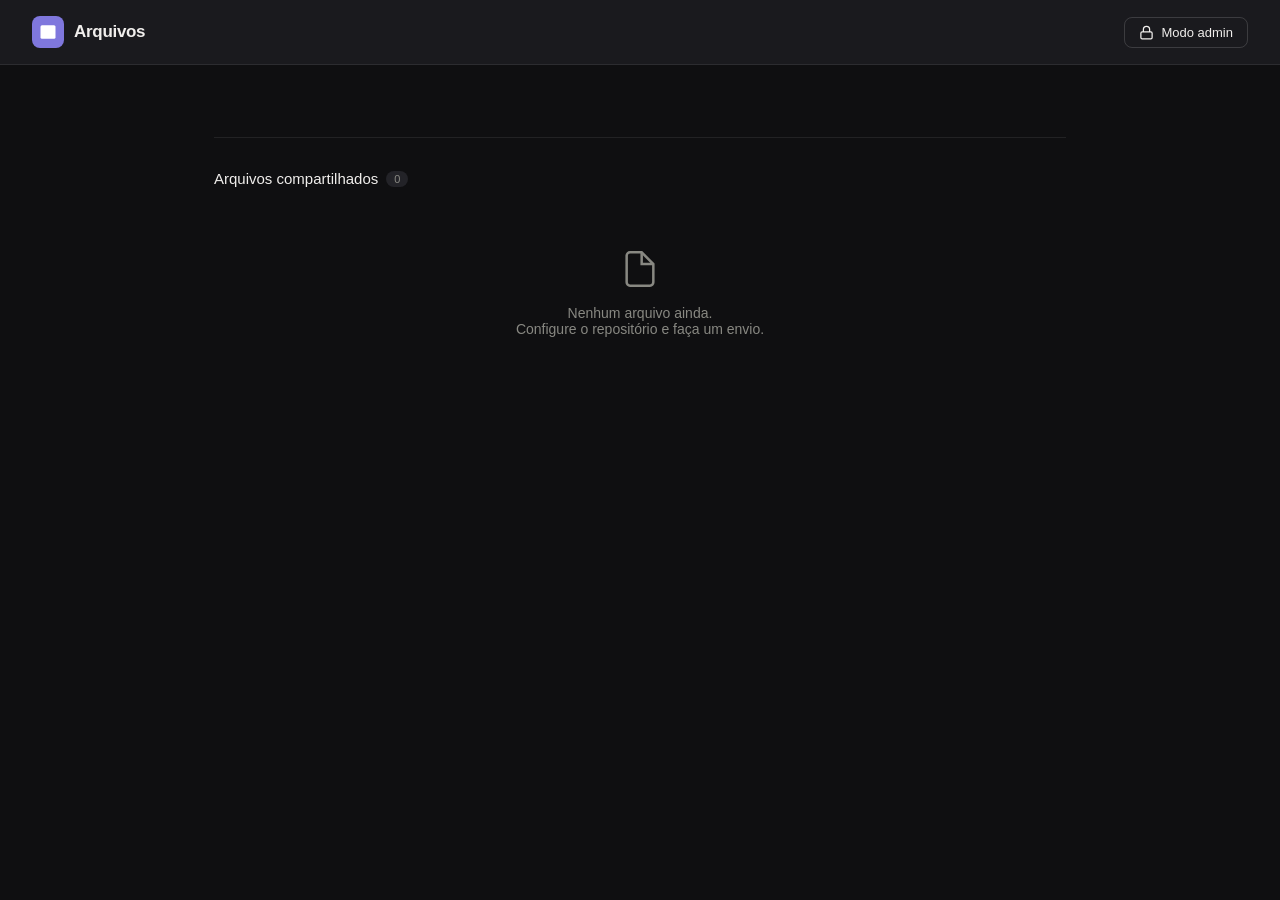
<file: index (2).html>
<!DOCTYPE html>
<html lang="pt-BR">
<head>
  <meta charset="UTF-8" />
  <meta name="viewport" content="width=device-width, initial-scale=1.0" />
  <title>Compartilhe Arquivos</title>
  <style>
    :root {
      --bg: #0f0f11;
      --surface: #1a1a1e;
      --surface2: #232328;
      --border: rgba(255,255,255,0.08);
      --border2: rgba(255,255,255,0.15);
      --text: #f0eeec;
      --muted: #888882;
      --accent: #7f77dd;
      --accent-dim: rgba(127,119,221,0.12);
      --accent-hover: #9b95e8;
      --danger: #e24b4a;
      --success: #1d9e75;
      --radius: 12px;
      --radius-sm: 8px;
    }

    * { box-sizing: border-box; margin: 0; padding: 0; }

    body {
      font-family: -apple-system, BlinkMacSystemFont, 'Segoe UI', sans-serif;
      background: var(--bg);
      color: var(--text);
      min-height: 100vh;
    }

    /* ── HEADER ── */
    header {
      display: flex;
      align-items: center;
      justify-content: space-between;
      padding: 1rem 2rem;
      border-bottom: 0.5px solid var(--border);
      background: var(--surface);
    }
    .logo {
      display: flex;
      align-items: center;
      gap: 10px;
      font-size: 17px;
      font-weight: 600;
      letter-spacing: -0.3px;
    }
    .logo-icon {
      width: 32px; height: 32px;
      background: var(--accent);
      border-radius: 8px;
      display: flex; align-items: center; justify-content: center;
    }
    .logo-icon svg { width: 18px; height: 18px; fill: #fff; }

    .auth-btn {
      display: flex; align-items: center; gap: 7px;
      padding: 7px 14px;
      background: transparent;
      border: 0.5px solid var(--border2);
      border-radius: var(--radius-sm);
      color: var(--text);
      font-size: 13px;
      cursor: pointer;
      transition: background 0.15s;
    }
    .auth-btn:hover { background: var(--surface2); }
    .auth-btn.active { border-color: var(--accent); color: var(--accent); }
    .auth-btn svg { width: 15px; height: 15px; }

    /* ── MAIN ── */
    main {
      max-width: 900px;
      margin: 0 auto;
      padding: 2.5rem 1.5rem;
    }

    /* ── CONFIG PANEL ── */
    #config-panel {
      background: var(--surface);
      border: 0.5px solid var(--border2);
      border-radius: var(--radius);
      padding: 1.5rem;
      margin-bottom: 2rem;
    }
    #config-panel h2 {
      font-size: 15px;
      font-weight: 500;
      margin-bottom: 1rem;
      color: var(--muted);
      text-transform: uppercase;
      letter-spacing: 0.05em;
      font-size: 11px;
    }
    .config-grid {
      display: grid;
      grid-template-columns: 1fr 1fr;
      gap: 12px;
    }
    @media (max-width: 600px) { .config-grid { grid-template-columns: 1fr; } }
    .field label {
      display: block;
      font-size: 12px;
      color: var(--muted);
      margin-bottom: 5px;
    }
    .field input {
      width: 100%;
      background: var(--bg);
      border: 0.5px solid var(--border2);
      border-radius: var(--radius-sm);
      color: var(--text);
      padding: 9px 12px;
      font-size: 13px;
      outline: none;
      transition: border-color 0.15s;
    }
    .field input:focus { border-color: var(--accent); }
    .field input::placeholder { color: var(--muted); }
    .save-btn {
      margin-top: 14px;
      padding: 9px 20px;
      background: var(--accent);
      border: none;
      border-radius: var(--radius-sm);
      color: #fff;
      font-size: 13px;
      font-weight: 500;
      cursor: pointer;
      transition: background 0.15s, transform 0.1s;
    }
    .save-btn:hover { background: var(--accent-hover); }
    .save-btn:active { transform: scale(0.98); }

    /* ── UPLOAD ZONE ── */
    #drop-zone {
      border: 1.5px dashed var(--border2);
      border-radius: var(--radius);
      padding: 3rem 2rem;
      text-align: center;
      cursor: pointer;
      transition: border-color 0.2s, background 0.2s;
      margin-bottom: 2rem;
      position: relative;
    }
    #drop-zone:hover, #drop-zone.drag-over {
      border-color: var(--accent);
      background: var(--accent-dim);
    }
    #drop-zone input[type=file] {
      position: absolute; inset: 0; opacity: 0; cursor: pointer; width: 100%; height: 100%;
    }
    .upload-icon {
      width: 48px; height: 48px;
      background: var(--surface2);
      border-radius: 12px;
      display: flex; align-items: center; justify-content: center;
      margin: 0 auto 1rem;
    }
    .upload-icon svg { width: 24px; height: 24px; stroke: var(--accent); fill: none; }
    #drop-zone h3 { font-size: 16px; font-weight: 500; margin-bottom: 6px; }
    #drop-zone p { font-size: 13px; color: var(--muted); }
    .file-types {
      display: flex; gap: 8px; justify-content: center; flex-wrap: wrap; margin-top: 14px;
    }
    .tag {
      font-size: 11px; padding: 3px 9px;
      background: var(--surface2);
      border: 0.5px solid var(--border);
      border-radius: 99px;
      color: var(--muted);
    }

    /* ── UPLOAD QUEUE ── */
    #queue { margin-bottom: 2rem; display: none; }
    #queue h3 { font-size: 13px; color: var(--muted); margin-bottom: 10px; }
    .queue-item {
      display: flex; align-items: center; gap: 12px;
      background: var(--surface);
      border: 0.5px solid var(--border);
      border-radius: var(--radius-sm);
      padding: 12px 14px;
      margin-bottom: 8px;
    }
    .qi-thumb {
      width: 40px; height: 40px;
      border-radius: 6px;
      object-fit: cover;
      background: var(--surface2);
      flex-shrink: 0;
      display: flex; align-items: center; justify-content: center;
      overflow: hidden;
    }
    .qi-thumb img, .qi-thumb video { width: 100%; height: 100%; object-fit: cover; border-radius: 6px; }
    .qi-thumb svg { width: 20px; height: 20px; stroke: var(--muted); fill: none; }
    .qi-info { flex: 1; min-width: 0; }
    .qi-name { font-size: 13px; font-weight: 500; white-space: nowrap; overflow: hidden; text-overflow: ellipsis; }
    .qi-size { font-size: 11px; color: var(--muted); margin-top: 2px; }
    .qi-progress {
      height: 3px;
      background: var(--border);
      border-radius: 99px;
      margin-top: 6px;
      overflow: hidden;
    }
    .qi-progress-bar {
      height: 100%;
      background: var(--accent);
      border-radius: 99px;
      width: 0%;
      transition: width 0.2s;
    }
    .qi-status { font-size: 11px; color: var(--muted); white-space: nowrap; }
    .qi-status.done { color: var(--success); }
    .qi-status.error { color: var(--danger); }
    .qi-remove {
      background: none; border: none; cursor: pointer; color: var(--muted);
      padding: 4px; border-radius: 4px; line-height: 1; transition: color 0.15s;
    }
    .qi-remove:hover { color: var(--danger); }
    .qi-remove svg { width: 15px; height: 15px; stroke: currentColor; fill: none; }

    .upload-all-btn {
      display: flex; align-items: center; gap: 8px;
      padding: 10px 22px;
      background: var(--accent);
      border: none; border-radius: var(--radius-sm);
      color: #fff; font-size: 14px; font-weight: 500;
      cursor: pointer;
      transition: background 0.15s, transform 0.1s;
      margin-bottom: 2rem;
    }
    .upload-all-btn:hover { background: var(--accent-hover); }
    .upload-all-btn:active { transform: scale(0.98); }
    .upload-all-btn:disabled { opacity: 0.5; cursor: default; }
    .upload-all-btn svg { width: 17px; height: 17px; stroke: #fff; fill: none; }

    /* ── GALLERY ── */
    #gallery-section h2 {
      font-size: 15px; font-weight: 500; margin-bottom: 14px;
      display: flex; align-items: center; gap: 8px;
    }
    .gallery-count {
      font-size: 11px; padding: 2px 8px;
      background: var(--surface2);
      border-radius: 99px; color: var(--muted);
    }
    #gallery {
      display: grid;
      grid-template-columns: repeat(auto-fill, minmax(160px, 1fr));
      gap: 12px;
    }
    .gallery-item {
      background: var(--surface);
      border: 0.5px solid var(--border);
      border-radius: var(--radius-sm);
      overflow: hidden;
      cursor: pointer;
      transition: border-color 0.15s, transform 0.15s;
    }
    .gallery-item:hover { border-color: var(--border2); transform: translateY(-1px); }
    .gallery-thumb {
      width: 100%; height: 130px;
      object-fit: cover;
      background: var(--surface2);
      display: flex; align-items: center; justify-content: center;
    }
    .gallery-thumb img { width: 100%; height: 100%; object-fit: cover; }
    .gallery-thumb video { width: 100%; height: 100%; object-fit: cover; }
    .gallery-thumb .file-icon { display: flex; flex-direction: column; align-items: center; gap: 8px; }
    .gallery-thumb .file-icon svg { width: 32px; height: 32px; stroke: var(--muted); fill: none; }
    .gallery-thumb .file-ext {
      font-size: 11px; text-transform: uppercase; color: var(--muted); font-weight: 600;
    }
    .gallery-meta { padding: 10px 12px; }
    .gallery-name {
      font-size: 12px; font-weight: 500;
      white-space: nowrap; overflow: hidden; text-overflow: ellipsis;
    }
    .gallery-size { font-size: 11px; color: var(--muted); margin-top: 2px; }
    .gallery-actions {
      display: flex; gap: 6px; padding: 0 12px 10px;
    }
    .act-btn {
      display: flex; align-items: center; gap: 5px;
      font-size: 11px; padding: 5px 10px;
      background: var(--surface2);
      border: 0.5px solid var(--border);
      border-radius: 6px; color: var(--text);
      cursor: pointer; text-decoration: none;
      transition: background 0.12s;
    }
    .act-btn:hover { background: var(--border); }
    .act-btn svg { width: 12px; height: 12px; stroke: currentColor; fill: none; }
    .act-btn.del:hover { background: rgba(226,75,74,0.15); color: var(--danger); }

    /* ── LIGHTBOX ── */
    #lightbox {
      display: none; position: fixed; inset: 0;
      background: rgba(0,0,0,0.92);
      z-index: 999; align-items: center; justify-content: center;
      flex-direction: column; gap: 14px;
    }
    #lightbox.open { display: flex; }
    #lightbox-close {
      position: absolute; top: 18px; right: 22px;
      background: none; border: none; color: #fff;
      font-size: 28px; cursor: pointer; opacity: 0.6;
      transition: opacity 0.15s;
    }
    #lightbox-close:hover { opacity: 1; }
    #lightbox-media { max-width: 90vw; max-height: 80vh; border-radius: var(--radius-sm); }
    #lightbox-filename { font-size: 13px; color: rgba(255,255,255,0.5); }

    /* ── TOAST ── */
    #toast {
      position: fixed; bottom: 24px; left: 50%; transform: translateX(-50%) translateY(60px);
      background: var(--surface);
      border: 0.5px solid var(--border2);
      border-radius: var(--radius-sm);
      padding: 12px 20px;
      font-size: 13px;
      opacity: 0;
      transition: transform 0.25s, opacity 0.25s;
      z-index: 9999;
      pointer-events: none;
    }
    #toast.show { transform: translateX(-50%) translateY(0); opacity: 1; }
    #toast.success { border-color: var(--success); color: var(--success); }
    #toast.error { border-color: var(--danger); color: var(--danger); }

    /* ── EMPTY STATE ── */
    #empty-state {
      text-align: center; padding: 3rem 1rem; display: none;
    }
    #empty-state svg { width: 40px; height: 40px; stroke: var(--muted); fill: none; margin-bottom: 12px; }
    #empty-state p { color: var(--muted); font-size: 14px; }

    .section-divider {
      border: none; border-top: 0.5px solid var(--border);
      margin: 2rem 0;
    }
  </style>
</head>
<body>

<header>
  <div class="logo">
    <div class="logo-icon">
      <svg viewBox="0 0 24 24"><path d="M4 16l4-4 4 4 4-6 4 6"/><rect x="2" y="3" width="20" height="18" rx="2"/></svg>
    </div>
    Arquivos
  </div>
  <button class="auth-btn" id="admin-toggle" onclick="toggleAdmin()">
    <svg viewBox="0 0 24 24" fill="none" stroke="currentColor" stroke-width="2">
      <rect x="3" y="11" width="18" height="11" rx="2"/><path d="M7 11V7a5 5 0 0 1 10 0v4"/>
    </svg>
    Modo admin
  </button>
</header>

<main>

  <!-- CONFIG PANEL (admin) -->
  <div id="config-panel" style="display:none">
    <h2>Configuração do repositório</h2>
    <div class="config-grid">
      <div class="field">
        <label>Usuário GitHub</label>
        <input type="text" id="gh-user" placeholder="seu-usuario" />
      </div>
      <div class="field">
        <label>Repositório</label>
        <input type="text" id="gh-repo" placeholder="seu-usuario.github.io" />
      </div>
      <div class="field">
        <label>Branch</label>
        <input type="text" id="gh-branch" placeholder="main" />
      </div>
      <div class="field">
        <label>Pasta de uploads</label>
        <input type="text" id="gh-folder" placeholder="uploads" />
      </div>
      <div class="field" style="grid-column:1/-1">
        <label>Personal Access Token (fica só no seu navegador)</label>
        <input type="password" id="gh-token" placeholder="ghp_..." />
      </div>
    </div>
    <button class="save-btn" onclick="saveConfig()">Salvar configuração</button>
  </div>

  <!-- DROP ZONE (admin) -->
  <div id="drop-zone" style="display:none" onclick="triggerInput()">
    <input type="file" id="file-input" multiple accept="*/*" onchange="handleFiles(this.files)" />
    <div class="upload-icon">
      <svg viewBox="0 0 24 24" stroke-width="1.5">
        <path d="M21 15v4a2 2 0 0 1-2 2H5a2 2 0 0 1-2-2v-4"/>
        <polyline points="17 8 12 3 7 8"/>
        <line x1="12" y1="3" x2="12" y2="15"/>
      </svg>
    </div>
    <h3>Arraste arquivos aqui</h3>
    <p>ou clique para selecionar</p>
    <div class="file-types">
      <span class="tag">Fotos</span>
      <span class="tag">Vídeos</span>
      <span class="tag">PDFs</span>
      <span class="tag">Qualquer arquivo</span>
    </div>
  </div>

  <!-- QUEUE -->
  <div id="queue">
    <h3>Fila de envio</h3>
    <div id="queue-items"></div>
    <button class="upload-all-btn" id="upload-btn" onclick="uploadAll()">
      <svg viewBox="0 0 24 24" stroke-width="2">
        <polyline points="17 8 12 3 7 8"/><line x1="12" y1="3" x2="12" y2="15"/>
        <path d="M21 15v4a2 2 0 0 1-2 2H5a2 2 0 0 1-2-2v-4"/>
      </svg>
      Enviar todos
    </button>
  </div>

  <hr class="section-divider" />

  <!-- GALLERY -->
  <section id="gallery-section">
    <h2>
      Arquivos compartilhados
      <span class="gallery-count" id="gallery-count">0</span>
    </h2>
    <div id="gallery"></div>
    <div id="empty-state">
      <svg viewBox="0 0 24 24" stroke-width="1.5">
        <path d="M13 2H6a2 2 0 0 0-2 2v16a2 2 0 0 0 2 2h12a2 2 0 0 0 2-2V9z"/>
        <polyline points="13 2 13 9 20 9"/>
      </svg>
      <p>Nenhum arquivo ainda.<br>Configure o repositório e faça um envio.</p>
    </div>
  </section>
</main>

<!-- LIGHTBOX -->
<div id="lightbox">
  <button id="lightbox-close" onclick="closeLightbox()">×</button>
  <div id="lightbox-body"></div>
  <span id="lightbox-filename"></span>
</div>

<!-- TOAST -->
<div id="toast"></div>

<script>
// ── STATE ──
let config = {};
let pendingFiles = [];
let isAdmin = false;

const STORAGE_KEY = 'gh_share_config';

// ── INIT ──
(function init() {
  const saved = localStorage.getItem(STORAGE_KEY);
  if (saved) {
    config = JSON.parse(saved);
    applyConfigToForm();
    loadGallery();
  } else {
    showEmpty();
  }
})();

function applyConfigToForm() {
  document.getElementById('gh-user').value = config.user || '';
  document.getElementById('gh-repo').value = config.repo || '';
  document.getElementById('gh-branch').value = config.branch || 'main';
  document.getElementById('gh-folder').value = config.folder || 'uploads';
  document.getElementById('gh-token').value = config.token || '';
}

// ── ADMIN TOGGLE ──
function toggleAdmin() {
  isAdmin = !isAdmin;
  const btn = document.getElementById('admin-toggle');
  const panel = document.getElementById('config-panel');
  const dz = document.getElementById('drop-zone');

  if (isAdmin) {
    btn.classList.add('active');
    btn.innerHTML = `<svg viewBox="0 0 24 24" fill="none" stroke="currentColor" stroke-width="2" style="width:15px;height:15px"><rect x="3" y="11" width="18" height="11" rx="2"/><path d="M7 11V7a5 5 0 0 1 10 0v4"/></svg> Sair do admin`;
    panel.style.display = 'block';
    dz.style.display = 'block';
  } else {
    btn.classList.remove('active');
    btn.innerHTML = `<svg viewBox="0 0 24 24" fill="none" stroke="currentColor" stroke-width="2" style="width:15px;height:15px"><rect x="3" y="11" width="18" height="11" rx="2"/><path d="M7 11V7a5 5 0 0 1 10 0v4"/></svg> Modo admin`;
    panel.style.display = 'none';
    dz.style.display = 'none';
  }
}

// ── CONFIG ──
function saveConfig() {
  config = {
    user:   document.getElementById('gh-user').value.trim(),
    repo:   document.getElementById('gh-repo').value.trim(),
    branch: document.getElementById('gh-branch').value.trim() || 'main',
    folder: document.getElementById('gh-folder').value.trim() || 'uploads',
    token:  document.getElementById('gh-token').value.trim(),
  };
  localStorage.setItem(STORAGE_KEY, JSON.stringify(config));
  toast('Configuração salva!', 'success');
  loadGallery();
}

// ── DROP ZONE ──
const dz = document.getElementById('drop-zone');
dz.addEventListener('dragover', e => { e.preventDefault(); dz.classList.add('drag-over'); });
dz.addEventListener('dragleave', () => dz.classList.remove('drag-over'));
dz.addEventListener('drop', e => {
  e.preventDefault(); dz.classList.remove('drag-over');
  handleFiles(e.dataTransfer.files);
});

function triggerInput(e) {
  if (e && e.target === document.getElementById('file-input')) return;
  document.getElementById('file-input').click();
}

function handleFiles(files) {
  for (const f of files) pendingFiles.push(f);
  renderQueue();
}

function renderQueue() {
  const q = document.getElementById('queue');
  const items = document.getElementById('queue-items');
  if (pendingFiles.length === 0) { q.style.display = 'none'; return; }
  q.style.display = 'block';
  items.innerHTML = '';
  pendingFiles.forEach((f, i) => {
    const div = document.createElement('div');
    div.className = 'queue-item';
    div.id = `qi-${i}`;
    const thumb = thumbFor(f);
    div.innerHTML = `
      <div class="qi-thumb" id="qi-thumb-${i}">${thumb}</div>
      <div class="qi-info">
        <div class="qi-name">${f.name}</div>
        <div class="qi-size">${fmtSize(f.size)}</div>
        <div class="qi-progress"><div class="qi-progress-bar" id="qi-prog-${i}"></div></div>
      </div>
      <span class="qi-status" id="qi-stat-${i}">Aguardando</span>
      <button class="qi-remove" onclick="removeQueued(${i})">
        <svg viewBox="0 0 24 24" stroke-width="2"><line x1="18" y1="6" x2="6" y2="18"/><line x1="6" y1="6" x2="18" y2="18"/></svg>
      </button>
    `;
    items.appendChild(div);
    // preview
    if (f.type.startsWith('image/')) {
      const img = document.createElement('img');
      img.onload = () => URL.revokeObjectURL(img.src);
      img.src = URL.createObjectURL(f);
      document.getElementById(`qi-thumb-${i}`).innerHTML = '';
      document.getElementById(`qi-thumb-${i}`).appendChild(img);
    }
  });
}

function thumbFor(f) {
  if (f.type.startsWith('image/')) return '';
  if (f.type.startsWith('video/')) return `<svg viewBox="0 0 24 24" stroke-width="1.5"><polygon points="23 7 16 12 23 17 23 7"/><rect x="1" y="5" width="15" height="14" rx="2"/></svg>`;
  if (f.type === 'application/pdf') return `<svg viewBox="0 0 24 24" stroke-width="1.5"><path d="M14 2H6a2 2 0 0 0-2 2v16a2 2 0 0 0 2 2h12a2 2 0 0 0 2-2V8z"/><polyline points="14 2 14 8 20 8"/><line x1="16" y1="13" x2="8" y2="13"/><line x1="16" y1="17" x2="8" y2="17"/><polyline points="10 9 9 9 8 9"/></svg>`;
  return `<svg viewBox="0 0 24 24" stroke-width="1.5"><path d="M14 2H6a2 2 0 0 0-2 2v16a2 2 0 0 0 2 2h12a2 2 0 0 0 2-2V8z"/><polyline points="14 2 14 8 20 8"/></svg>`;
}

function removeQueued(i) {
  pendingFiles.splice(i, 1);
  renderQueue();
}

// ── UPLOAD ──
async function uploadAll() {
  if (!config.token) { toast('Configure o token primeiro.', 'error'); return; }
  const btn = document.getElementById('upload-btn');
  btn.disabled = true;

  for (let i = 0; i < pendingFiles.length; i++) {
    const f = pendingFiles[i];
    const stat = document.getElementById(`qi-stat-${i}`);
    const prog = document.getElementById(`qi-prog-${i}`);
    stat.textContent = 'Enviando…';
    prog.style.width = '30%';

    try {
      await uploadFile(f);
      prog.style.width = '100%';
      stat.textContent = 'Enviado ✓';
      stat.className = 'qi-status done';
    } catch (err) {
      stat.textContent = 'Erro';
      stat.className = 'qi-status error';
      console.error(err);
    }
  }

  btn.disabled = false;
  toast('Upload concluído!', 'success');
  pendingFiles = [];
  setTimeout(() => {
    document.getElementById('queue').style.display = 'none';
    loadGallery();
  }, 1200);
}

async function uploadFile(file) {
  const b64 = await toBase64(file);
  const path = `${config.folder}/${Date.now()}_${file.name.replace(/[^a-zA-Z0-9._-]/g, '_')}`;
  const url = `https://api.github.com/repos/${config.user}/${config.repo}/contents/${path}`;

  const res = await fetch(url, {
    method: 'PUT',
    headers: {
      Authorization: `token ${config.token}`,
      'Content-Type': 'application/json',
    },
    body: JSON.stringify({
      message: `upload: ${file.name}`,
      content: b64,
      branch: config.branch,
    }),
  });
  if (!res.ok) {
    const err = await res.json();
    throw new Error(err.message);
  }
}

function toBase64(file) {
  return new Promise((res, rej) => {
    const r = new FileReader();
    r.onload = () => res(r.result.split(',')[1]);
    r.onerror = rej;
    r.readAsDataURL(file);
  });
}

// ── GALLERY ──
async function loadGallery() {
  const gallery = document.getElementById('gallery');
  const count = document.getElementById('gallery-count');

  if (!config.user || !config.repo) { showEmpty(); return; }

  const folder = config.folder || 'uploads';
  const branch = config.branch || 'main';
  const url = `https://api.github.com/repos/${config.user}/${config.repo}/contents/${folder}?ref=${branch}`;

  try {
    const res = await fetch(url, config.token ? { headers: { Authorization: `token ${config.token}` } } : {});
    if (!res.ok) { showEmpty(); return; }
    const files = await res.json();
    if (!Array.isArray(files) || files.length === 0) { showEmpty(); return; }

    document.getElementById('empty-state').style.display = 'none';
    gallery.innerHTML = '';
    count.textContent = files.length;

    for (const f of files) {
      const card = buildCard(f);
      gallery.appendChild(card);
    }
  } catch (e) {
    showEmpty();
  }
}

function buildCard(f) {
  const rawUrl = f.download_url;
  const ext = f.name.split('.').pop().toLowerCase();
  const isImage = /^(jpg|jpeg|png|gif|webp|svg|avif)$/.test(ext);
  const isVideo = /^(mp4|webm|ogg|mov)$/.test(ext);

  const card = document.createElement('div');
  card.className = 'gallery-item';

  let thumbHTML = '';
  if (isImage) {
    thumbHTML = `<div class="gallery-thumb"><img src="${rawUrl}" loading="lazy" alt="${f.name}" /></div>`;
  } else if (isVideo) {
    thumbHTML = `<div class="gallery-thumb"><video src="${rawUrl}" muted preload="metadata"></video></div>`;
  } else {
    const icon = extIcon(ext);
    thumbHTML = `<div class="gallery-thumb" style="color:var(--muted)"><div class="file-icon">${icon}<span class="file-ext">${ext}</span></div></div>`;
  }

  const delBtn = isAdmin
    ? `<button class="act-btn del" onclick="deleteFile('${f.path}', '${f.sha}', this.closest('.gallery-item'))"><svg viewBox="0 0 24 24" stroke-width="2"><polyline points="3 6 5 6 21 6"/><path d="M19 6l-1 14H6L5 6"/><path d="M10 11v6"/><path d="M14 11v6"/><path d="M9 6V4h6v2"/></svg>Apagar</button>`
    : '';

  card.innerHTML = `
    ${thumbHTML}
    <div class="gallery-meta">
      <div class="gallery-name">${f.name}</div>
      <div class="gallery-size">${fmtSize(f.size)}</div>
    </div>
    <div class="gallery-actions">
      <a class="act-btn" href="${rawUrl}" download="${f.name}" target="_blank">
        <svg viewBox="0 0 24 24" stroke-width="2"><path d="M21 15v4a2 2 0 0 1-2 2H5a2 2 0 0 1-2-2v-4"/><polyline points="7 10 12 15 17 10"/><line x1="12" y1="15" x2="12" y2="3"/></svg>Baixar
      </a>
      ${delBtn}
    </div>
  `;

  if (isImage || isVideo) {
    card.querySelector('.gallery-thumb').addEventListener('click', () => openLightbox(rawUrl, f.name, isVideo));
  }

  return card;
}

function extIcon(ext) {
  if (['pdf'].includes(ext)) return `<svg viewBox="0 0 24 24" stroke-width="1.5" style="width:32px;height:32px;stroke:var(--muted);fill:none"><path d="M14 2H6a2 2 0 0 0-2 2v16a2 2 0 0 0 2 2h12a2 2 0 0 0 2-2V8z"/><polyline points="14 2 14 8 20 8"/><line x1="16" y1="13" x2="8" y2="13"/></svg>`;
  if (['zip','rar','tar','gz'].includes(ext)) return `<svg viewBox="0 0 24 24" stroke-width="1.5" style="width:32px;height:32px;stroke:var(--muted);fill:none"><path d="M21 16V8a2 2 0 0 0-1-1.73l-7-4a2 2 0 0 0-2 0l-7 4A2 2 0 0 0 3 8v8a2 2 0 0 0 1 1.73l7 4a2 2 0 0 0 2 0l7-4A2 2 0 0 0 21 16z"/></svg>`;
  return `<svg viewBox="0 0 24 24" stroke-width="1.5" style="width:32px;height:32px;stroke:var(--muted);fill:none"><path d="M14 2H6a2 2 0 0 0-2 2v16a2 2 0 0 0 2 2h12a2 2 0 0 0 2-2V8z"/><polyline points="14 2 14 8 20 8"/></svg>`;
}

async function deleteFile(path, sha, cardEl) {
  if (!confirm('Apagar este arquivo do repositório?')) return;
  try {
    const res = await fetch(`https://api.github.com/repos/${config.user}/${config.repo}/contents/${path}`, {
      method: 'DELETE',
      headers: { Authorization: `token ${config.token}`, 'Content-Type': 'application/json' },
      body: JSON.stringify({ message: `delete: ${path}`, sha, branch: config.branch }),
    });
    if (res.ok) {
      cardEl.remove();
      const cnt = document.getElementById('gallery-count');
      cnt.textContent = parseInt(cnt.textContent) - 1;
      toast('Arquivo apagado.', 'success');
    } else {
      toast('Erro ao apagar.', 'error');
    }
  } catch { toast('Erro ao apagar.', 'error'); }
}

// ── LIGHTBOX ──
function openLightbox(url, name, isVideo) {
  const body = document.getElementById('lightbox-body');
  body.innerHTML = isVideo
    ? `<video id="lightbox-media" src="${url}" controls autoplay></video>`
    : `<img id="lightbox-media" src="${url}" alt="${name}" />`;
  document.getElementById('lightbox-filename').textContent = name;
  document.getElementById('lightbox').classList.add('open');
}
function closeLightbox() {
  document.getElementById('lightbox').classList.remove('open');
  document.getElementById('lightbox-body').innerHTML = '';
}
document.getElementById('lightbox').addEventListener('click', e => {
  if (e.target === document.getElementById('lightbox')) closeLightbox();
});

// ── UTILS ──
function showEmpty() {
  document.getElementById('gallery').innerHTML = '';
  document.getElementById('gallery-count').textContent = '0';
  document.getElementById('empty-state').style.display = 'block';
}

function fmtSize(bytes) {
  if (bytes < 1024) return bytes + ' B';
  if (bytes < 1024 * 1024) return Math.round(bytes / 1024) + ' KB';
  return (bytes / (1024 * 1024)).toFixed(1) + ' MB';
}

function toast(msg, type = '') {
  const el = document.getElementById('toast');
  el.textContent = msg;
  el.className = `show ${type}`;
  setTimeout(() => el.className = '', 2800);
}
</script>
</body>
</html>
</file>
<file: assets/css/style.css>
/* ─── Design Tokens — Light ───────────────────────────────── */
:root {
  --bg:           #F2F0EB;
  --surface:      #FFFFFF;
  --surface-2:    #F8F7F4;
  --border:       #E2DFD8;
  --border-strong:#C8C4BC;
  --text:         #18181A;
  --text-2:       #52504D;
  --muted:        #8A8782;
  --accent:       #1D4ED8;
  --accent-lt:    #EEF2FF;
  --accent-hover: #1741B5;
  --success:      #16A34A;
  --success-lt:   #F0FDF4;
  --danger:       #DC2626;
  --danger-lt:    #FEF2F2;
  --warn-lt:      #FFFBEB;
  --warn:         #92400E;

  --radius-sm:    6px;
  --radius:       10px;
  --radius-lg:    16px;
  --shadow-sm:    0 1px 3px rgba(0,0,0,.07), 0 1px 2px rgba(0,0,0,.06);
  --shadow:       0 4px 16px rgba(0,0,0,.08);
  --shadow-hover: 0 8px 28px rgba(0,0,0,.14);
  --shadow-modal: 0 24px 64px rgba(0,0,0,.22);

  --font-display: 'Syne', system-ui, sans-serif;
  --font-body:    'Inter', system-ui, sans-serif;
}

/* ─── Design Tokens — Dark ────────────────────────────────── */
[data-theme="dark"] {
  --bg:           #0F0F13;
  --surface:      #18181F;
  --surface-2:    #1E1E27;
  --border:       #2A2A36;
  --border-strong:#3A3A4A;
  --text:         #EEEEF2;
  --text-2:       #A0A0B0;
  --muted:        #606075;
  --accent:       #6B9FFF;
  --accent-lt:    #1A2340;
  --accent-hover: #89B4FF;
  --success:      #4ADE80;
  --success-lt:   #0D2018;
  --danger:       #F87171;
  --danger-lt:    #2A0F0F;
  --warn-lt:      #211A00;
  --warn:         #FDE68A;

  --shadow-sm:    0 1px 3px rgba(0,0,0,.3), 0 1px 2px rgba(0,0,0,.2);
  --shadow:       0 4px 16px rgba(0,0,0,.4);
  --shadow-hover: 0 8px 28px rgba(0,0,0,.5);
  --shadow-modal: 0 24px 64px rgba(0,0,0,.7);
}

/* ─── Theme transition ────────────────────────────────────── */
body, .site-header, .panel, .admin-section, .auth-card,
.post-card, .modal, .drop-zone, .form-control, .notice,
.upload-zone, .admin-post-item, .selected-file-item {
  transition: background-color .25s ease, border-color .25s ease, color .2s ease, box-shadow .25s ease;
}

/* ─── Theme toggle button ─────────────────────────────────── */
.theme-toggle {
  width: 34px;
  height: 34px;
  border: 1px solid var(--border);
  border-radius: 50%;
  background: var(--surface-2);
  cursor: pointer;
  display: flex;
  align-items: center;
  justify-content: center;
  color: var(--text-2);
  flex-shrink: 0;
}
.theme-toggle:hover {
  border-color: var(--accent);
  color: var(--accent);
  background: var(--accent-lt);
}
.theme-toggle svg { display: none; }
[data-theme="dark"]  .theme-toggle .icon-sun  { display: block; }
[data-theme="light"] .theme-toggle .icon-moon { display: block; }
:root:not([data-theme]) .theme-toggle .icon-moon { display: block; }

/* ─── Reset ──────────────────────────────────────────────── */
*, *::before, *::after { box-sizing: border-box; margin: 0; padding: 0; }
html { scroll-behavior: smooth; }
body {
  font-family: var(--font-body);
  background: var(--bg);
  color: var(--text);
  font-size: 14px;
  line-height: 1.6;
  min-height: 100vh;
  display: flex;
  flex-direction: column;
}

/* ─── Header ─────────────────────────────────────────────── */
.site-header {
  background: var(--surface);
  border-bottom: 1px solid var(--border);
  position: sticky;
  top: 0;
  z-index: 100;
}
.header-inner {
  max-width: 1120px;
  margin: 0 auto;
  padding: 0 24px;
  height: 56px;
  display: flex;
  align-items: center;
  justify-content: space-between;
}
.logo {
  font-family: var(--font-display);
  font-size: 19px;
  font-weight: 800;
  color: var(--text);
  text-decoration: none;
  display: flex;
  align-items: center;
  gap: 8px;
  letter-spacing: -.01em;
}
.logo-icon {
  color: var(--accent);
  font-size: 20px;
  line-height: 1;
}
.nav-admin {
  padding: 7px 16px;
  background: var(--accent);
  color: #fff;
  border-radius: 20px;
  text-decoration: none;
  font-size: 13px;
  font-weight: 500;
  transition: background .15s;
}
.nav-admin:hover { background: var(--accent-hover); }
.nav-back {
  color: var(--muted);
  font-size: 13px;
  text-decoration: none;
  transition: color .15s;
}
.nav-back:hover { color: var(--text); }

/* ─── Layout ─────────────────────────────────────────────── */
.container {
  max-width: 1120px;
  margin: 0 auto;
  padding: 40px 24px 80px;
  flex: 1;
}

/* ─── Hero ───────────────────────────────────────────────── */
.hero { margin-bottom: 36px; }
.hero-label {
  font-size: 11px;
  font-weight: 600;
  letter-spacing: .1em;
  text-transform: uppercase;
  color: var(--accent);
  margin-bottom: 8px;
}
.hero h1 {
  font-family: var(--font-display);
  font-size: 38px;
  font-weight: 800;
  letter-spacing: -.02em;
  line-height: 1.1;
}
.hero-sub {
  color: var(--text-2);
  margin-top: 8px;
  font-size: 15px;
}

/* ─── Toolbar ────────────────────────────────────────────── */
.toolbar {
  display: flex;
  align-items: center;
  justify-content: space-between;
  margin-bottom: 28px;
  gap: 12px;
  flex-wrap: wrap;
}
.filter-bar {
  display: flex;
  gap: 6px;
  flex-wrap: wrap;
}
.filter-btn {
  padding: 5px 14px;
  border-radius: 20px;
  border: 1px solid var(--border);
  background: var(--surface);
  color: var(--text-2);
  font-family: var(--font-body);
  font-size: 12px;
  font-weight: 500;
  cursor: pointer;
  transition: all .15s;
  white-space: nowrap;
}
.filter-btn:hover { border-color: var(--accent); color: var(--accent); }
.filter-btn.active { background: var(--accent); border-color: var(--accent); color: #fff; }
.view-toggle {
  display: flex;
  gap: 4px;
  background: var(--surface);
  border: 1px solid var(--border);
  border-radius: var(--radius-sm);
  padding: 3px;
}
.view-btn {
  padding: 5px 8px;
  border: none;
  border-radius: 4px;
  background: transparent;
  color: var(--muted);
  cursor: pointer;
  transition: all .15s;
  display: flex;
  align-items: center;
}
.view-btn.active, .view-btn:hover { background: var(--accent); color: #fff; }

/* ─── Folders outer grid (3 columns) ─────────────────────── */
#foldersView {
  display: grid;
  grid-template-columns: repeat(3, 1fr);
  gap: 20px;
  align-items: start;
}

/* ─── Folder groups ──────────────────────────────────────── */
.folder-group {
  background: var(--surface);
  border: 1px solid var(--border);
  border-radius: var(--radius-lg);
  overflow: hidden;
  box-shadow: var(--shadow-sm);
}
.folder-header {
  display: flex;
  align-items: center;
  gap: 10px;
  padding: 14px 16px;
  border-bottom: 1px solid var(--border);
  background: var(--surface-2);
}
.folder-icon {
  width: 30px;
  height: 30px;
  background: var(--accent-lt);
  border-radius: 7px;
  display: flex;
  align-items: center;
  justify-content: center;
  font-size: 14px;
  flex-shrink: 0;
}
.folder-name {
  font-family: var(--font-display);
  font-size: 15px;
  font-weight: 700;
  letter-spacing: -.01em;
  white-space: nowrap;
  overflow: hidden;
  text-overflow: ellipsis;
}
.folder-count {
  font-size: 11px;
  color: var(--muted);
  background: var(--surface);
  border: 1px solid var(--border);
  padding: 2px 7px;
  border-radius: 20px;
  margin-left: auto;
  flex-shrink: 0;
}
.folder-cards {
  padding: 12px;
  display: flex;
  flex-direction: column;
  gap: 8px;
}

/* ─── Grid (inside folder, when grid view active) ─────────── */
.posts-grid {
  padding: 12px;
  display: grid;
  grid-template-columns: repeat(auto-fill, minmax(160px, 1fr));
  gap: 10px;
}

/* ─── Card ───────────────────────────────────────────────── */
.post-card {
  background: var(--surface);
  border: 1px solid var(--border);
  border-radius: var(--radius-sm);
  overflow: visible;
  box-shadow: var(--shadow-sm);
  cursor: pointer;
  transition: transform .18s, box-shadow .18s, border-color .18s;
  position: relative;
}
.post-card:hover {
  transform: translateY(-2px);
  box-shadow: var(--shadow);
  border-color: var(--accent);
  z-index: 10;
}
.card-thumb {
  width: 100%;
  height: 110px;
  background: var(--surface-2);
  display: flex;
  align-items: center;
  justify-content: center;
  overflow: hidden;
  position: relative;
  border-radius: var(--radius-sm) var(--radius-sm) 0 0;
}
.card-thumb img {
  width: 100%; height: 100%;
  object-fit: cover;
  transition: transform .3s;
}
.post-card:hover .card-thumb img { transform: scale(1.04); }
.file-icon-wrap {
  display: flex;
  flex-direction: column;
  align-items: center;
  gap: 8px;
}
.file-icon-big {
  font-size: 32px;
  line-height: 1;
}
.ext-chip {
  font-size: 9px;
  font-weight: 700;
  letter-spacing: .08em;
  text-transform: uppercase;
  background: var(--accent-lt);
  color: var(--accent);
  padding: 2px 7px;
  border-radius: 20px;
}
.card-body { padding: 9px 11px 11px; }
.card-title {
  font-weight: 600;
  font-size: 12px;
  line-height: 1.4;
  display: -webkit-box;
  -webkit-line-clamp: 2;
  -webkit-box-orient: vertical;
  overflow: hidden;
  margin-bottom: 6px;
}
.card-meta {
  font-size: 10px;
  color: var(--muted);
  display: flex;
  justify-content: space-between;
  align-items: center;
}

/* ─── Hover Preview Popover ──────────────────────────────── */
.card-preview-pop {
  position: absolute;
  left: calc(100% + 10px);
  top: 50%;
  transform: translateY(-50%) scale(.96);
  width: 280px;
  background: var(--surface);
  border: 1px solid var(--border);
  border-radius: var(--radius);
  box-shadow: var(--shadow-modal);
  overflow: hidden;
  z-index: 200;
  opacity: 0;
  pointer-events: none;
  transition: opacity .18s ease, transform .18s ease;
}
/* Flip to left side if near right edge */
.card-preview-pop.flip-left {
  left: auto;
  right: calc(100% + 10px);
}
.post-card:hover .card-preview-pop {
  opacity: 1;
  pointer-events: none;
  transform: translateY(-50%) scale(1);
}
.pop-header {
  padding: 9px 12px;
  border-bottom: 1px solid var(--border);
  background: var(--surface-2);
  display: flex;
  align-items: center;
  gap: 7px;
}
.pop-header span { font-size: 11px; font-weight: 600; color: var(--text-2); white-space: nowrap; overflow: hidden; text-overflow: ellipsis; }
.pop-body {
  width: 100%;
  height: 200px;
  display: flex;
  align-items: center;
  justify-content: center;
  background: var(--surface-2);
  overflow: hidden;
}
.pop-body iframe {
  width: 100%; height: 100%;
  border: none;
  pointer-events: none;
}
.pop-body img {
  max-width: 100%; max-height: 100%;
  object-fit: contain;
}
.pop-body pre {
  margin: 0;
  padding: 12px;
  font-family: 'Courier New', monospace;
  font-size: 10.5px;
  line-height: 1.6;
  white-space: pre-wrap;
  word-break: break-word;
  overflow: auto;
  width: 100%; height: 100%;
  color: var(--text-2);
  background: var(--surface-2);
}
.pop-no-preview {
  display: flex;
  flex-direction: column;
  align-items: center;
  gap: 8px;
  color: var(--muted);
  font-size: 12px;
}
.pop-no-preview span { font-size: 32px; }

/* ─── List view ──────────────────────────────────────────── */
.posts-list { display: flex; flex-direction: column; gap: 6px; }
.list-item {
  background: var(--surface);
  border: 1px solid var(--border);
  border-radius: var(--radius-sm);
  padding: 12px 16px;
  display: flex;
  align-items: center;
  gap: 14px;
  cursor: pointer;
  transition: border-color .15s, box-shadow .15s;
}
.list-item:hover {
  border-color: var(--border-strong);
  box-shadow: var(--shadow-sm);
}
.list-icon { font-size: 22px; flex-shrink: 0; }
.list-info { flex: 1; min-width: 0; }
.list-title { font-size: 13px; font-weight: 600; white-space: nowrap; overflow: hidden; text-overflow: ellipsis; }
.list-meta { font-size: 11px; color: var(--muted); margin-top: 2px; }
.list-badge {
  font-size: 10px;
  font-weight: 700;
  text-transform: uppercase;
  letter-spacing: .06em;
  padding: 3px 8px;
  border-radius: 20px;
  background: var(--surface-2);
  color: var(--muted);
  border: 1px solid var(--border);
  flex-shrink: 0;
}

/* ─── Modal ──────────────────────────────────────────────── */
.modal-overlay {
  position: fixed;
  inset: 0;
  background: rgba(0,0,0,.45);
  backdrop-filter: blur(6px);
  z-index: 200;
  display: flex;
  align-items: center;
  justify-content: center;
  padding: 20px;
  opacity: 0;
  pointer-events: none;
  transition: opacity .2s;
}
.modal-overlay.open { opacity: 1; pointer-events: all; }
.modal {
  background: var(--surface);
  border-radius: var(--radius-lg);
  width: 100%;
  max-width: 880px;
  max-height: 92vh;
  display: flex;
  flex-direction: column;
  overflow: hidden;
  box-shadow: var(--shadow-modal);
  transform: scale(.97) translateY(8px);
  transition: transform .25s cubic-bezier(.34,1.56,.64,1);
}
.modal-overlay.open .modal { transform: scale(1) translateY(0); }
.modal-topbar {
  padding: 14px 18px;
  border-bottom: 1px solid var(--border);
  display: flex;
  align-items: center;
  justify-content: space-between;
  flex-shrink: 0;
}
.modal-title-text { font-size: 13px; font-weight: 600; color: var(--text-2); }
.modal-close {
  width: 30px; height: 30px;
  border: none;
  background: var(--surface-2);
  border-radius: 50%;
  cursor: pointer;
  font-size: 14px;
  color: var(--text-2);
  display: flex;
  align-items: center;
  justify-content: center;
  transition: background .15s;
}
.modal-close:hover { background: var(--border); }
.modal-body {
  flex: 1;
  overflow: auto;
  min-height: 300px;
}
.modal-body iframe, .modal-body img {
  width: 100%; height: 100%;
  min-height: 420px;
  border: none;
  display: block;
}
.modal-body img { object-fit: contain; max-height: 72vh; }
.modal-footer {
  padding: 14px 18px;
  border-top: 1px solid var(--border);
  display: flex;
  align-items: center;
  justify-content: space-between;
  gap: 12px;
  flex-shrink: 0;
}
.modal-info strong { font-size: 14px; display: block; }
.modal-info .meta { font-size: 12px; color: var(--muted); margin-top: 2px; }
.btn-download {
  padding: 8px 18px;
  background: var(--accent);
  color: #fff;
  border: none;
  border-radius: var(--radius-sm);
  cursor: pointer;
  font-family: var(--font-body);
  font-size: 13px;
  font-weight: 500;
  text-decoration: none;
  display: inline-flex;
  align-items: center;
  gap: 6px;
  white-space: nowrap;
  transition: background .15s;
}
.btn-download:hover { background: var(--accent-hover); }
.text-viewer {
  padding: 24px;
  font-family: 'Courier New', monospace;
  font-size: 12.5px;
  white-space: pre-wrap;
  word-break: break-word;
  line-height: 1.75;
  background: var(--surface-2);
  min-height: 100%;
  overflow: auto;
}
.no-preview {
  display: flex; flex-direction: column;
  align-items: center; justify-content: center;
  height: 300px; gap: 12px; color: var(--muted);
}
.no-preview .icon { font-size: 56px; }
.no-preview p { font-size: 14px; }

/* ─── Empty state ────────────────────────────────────────── */
.empty-state {
  text-align: center;
  padding: 100px 20px;
  color: var(--muted);
  line-height: 2;
}
.empty-state a { color: var(--accent); text-decoration: none; font-weight: 500; }
.empty-state a:hover { text-decoration: underline; }

/* ─── Footer ─────────────────────────────────────────────── */
.site-footer {
  text-align: center;
  padding: 20px;
  font-size: 12px;
  color: var(--muted);
  border-top: 1px solid var(--border);
  margin-top: auto;
}

/* ═══════════════════════════════════════════════════════════
   ADMIN STYLES
═══════════════════════════════════════════════════════════ */

/* Auth gate */
.auth-gate {
  display: flex;
  align-items: center;
  justify-content: center;
  min-height: calc(100vh - 56px);
  padding: 40px 24px;
}
.auth-card {
  background: var(--surface);
  border: 1px solid var(--border);
  border-radius: var(--radius-lg);
  padding: 40px;
  width: 100%;
  max-width: 440px;
  box-shadow: var(--shadow);
  text-align: center;
}
.auth-icon { font-size: 36px; margin-bottom: 16px; }
.auth-card h2 {
  font-family: var(--font-display);
  font-size: 22px;
  font-weight: 800;
  margin-bottom: 8px;
}
.auth-card p { color: var(--text-2); font-size: 13px; }
.auth-note {
  margin-top: 16px;
  font-size: 11px;
  color: var(--muted);
}

/* Admin section */
.admin-section {
  background: var(--surface);
  border: 1px solid var(--border);
  border-radius: var(--radius-lg);
  padding: 28px;
  margin-bottom: 20px;
}
.section-head {
  display: flex;
  align-items: center;
  justify-content: space-between;
  margin-bottom: 20px;
  padding-bottom: 16px;
  border-bottom: 1px solid var(--border);
}
.admin-section > h2 {
  font-family: var(--font-display);
  font-size: 18px;
  font-weight: 700;
  margin-bottom: 20px;
  padding-bottom: 16px;
  border-bottom: 1px solid var(--border);
}
.section-head h2 { font-family: var(--font-display); font-size: 18px; font-weight: 700; }

/* Upload zone */
.upload-zone {
  border: 2px dashed var(--border);
  border-radius: var(--radius);
  cursor: pointer;
  transition: all .15s;
  background: var(--surface-2);
}
.upload-zone:hover, .upload-zone.drag-over {
  border-color: var(--accent);
  background: var(--accent-lt);
}
.upload-zone-inner {
  padding: 48px 24px;
  text-align: center;
  pointer-events: none;
}
.upload-icon {
  width: 60px; height: 60px;
  background: var(--surface);
  border: 1px solid var(--border);
  border-radius: 14px;
  display: flex;
  align-items: center;
  justify-content: center;
  margin: 0 auto 16px;
  color: var(--muted);
  transition: border-color .15s, color .15s;
}
.upload-zone:hover .upload-icon,
.upload-zone.drag-over .upload-icon { border-color: var(--accent); color: var(--accent); }
.upload-text { font-size: 14px; color: var(--text-2); }
.upload-link { color: var(--accent); font-weight: 500; }
.upload-hint { font-size: 12px; color: var(--muted); margin-top: 6px; }

/* Selected files */
.selected-files {
  margin-top: 12px;
  display: flex;
  flex-direction: column;
  gap: 8px;
}
.selected-file-item {
  display: flex;
  align-items: center;
  gap: 10px;
  padding: 10px 14px;
  background: var(--surface-2);
  border: 1px solid var(--border);
  border-radius: var(--radius-sm);
  font-size: 13px;
}
.selected-file-item .file-name { flex: 1; font-weight: 500; overflow: hidden; text-overflow: ellipsis; white-space: nowrap; }
.selected-file-item .file-size { color: var(--muted); font-size: 12px; flex-shrink: 0; }
.selected-file-item .remove-file {
  background: none; border: none; color: var(--muted);
  cursor: pointer; font-size: 14px; padding: 2px;
  flex-shrink: 0; transition: color .15s;
}
.selected-file-item .remove-file:hover { color: var(--danger); }

/* Upload form */
.upload-form { margin-top: 20px; padding-top: 20px; border-top: 1px solid var(--border); }
.form-row {
  display: grid;
  grid-template-columns: 1fr 1fr;
  gap: 16px;
}
.form-group { margin-bottom: 16px; }
.form-group label {
  display: block;
  font-size: 12px;
  font-weight: 600;
  letter-spacing: .01em;
  margin-bottom: 6px;
  color: var(--text);
}
.optional { color: var(--muted); font-weight: 400; }
.form-control {
  width: 100%;
  padding: 9px 12px;
  border: 1px solid var(--border);
  border-radius: var(--radius-sm);
  font-family: var(--font-body);
  font-size: 13px;
  background: var(--bg);
  color: var(--text);
  transition: border-color .15s, box-shadow .15s;
}
.form-control:focus {
  outline: none;
  border-color: var(--accent);
  box-shadow: 0 0 0 3px rgba(29,78,216,.12);
}
.field-hint { font-size: 11px; color: var(--muted); margin-top: 4px; display: block; }
.folder-input-wrap { position: relative; }

/* Buttons */
.btn-primary {
  padding: 10px 20px;
  background: var(--accent);
  color: #fff;
  border: none;
  border-radius: var(--radius-sm);
  font-family: var(--font-body);
  font-size: 14px;
  font-weight: 600;
  cursor: pointer;
  transition: background .15s;
  display: inline-flex;
  align-items: center;
  gap: 8px;
}
.btn-primary:hover { background: var(--accent-hover); }
.btn-primary:disabled { opacity: .6; cursor: not-allowed; }
.btn-upload { margin-top: 4px; }
.btn-logout {
  padding: 6px 14px;
  background: none;
  border: 1px solid var(--border);
  border-radius: var(--radius-sm);
  font-size: 12px;
  font-family: var(--font-body);
  color: var(--muted);
  cursor: pointer;
  transition: all .15s;
}
.btn-logout:hover { border-color: var(--danger); color: var(--danger); }
.btn-danger {
  padding: 5px 10px;
  background: none;
  border: 1px solid var(--border);
  border-radius: var(--radius-sm);
  font-size: 11px;
  font-family: var(--font-body);
  color: var(--muted);
  cursor: pointer;
  transition: all .15s;
  white-space: nowrap;
}
.btn-danger:hover { background: var(--danger-lt); border-color: var(--danger); color: var(--danger); }

/* Notices */
.notice {
  padding: 12px 16px;
  border-radius: var(--radius-sm);
  font-size: 13px;
  line-height: 1.6;
  margin-top: 14px;
}
.notice.success { background: var(--success-lt); color: var(--success); border: 1px solid #bbf7d0; }
.notice.error   { background: var(--danger-lt);  color: var(--danger);  border: 1px solid #fecaca; }
.notice.info    { background: var(--warn-lt);    color: var(--warn);    border: 1px solid #fde68a; }
.notice code { background: rgba(0,0,0,.07); padding: 1px 5px; border-radius: 3px; font-size: .9em; }

/* Post list (admin) */
.admin-folder-group { margin-bottom: 24px; }
.admin-folder-label {
  font-size: 11px;
  font-weight: 600;
  letter-spacing: .08em;
  text-transform: uppercase;
  color: var(--accent);
  margin-bottom: 8px;
  display: flex;
  align-items: center;
  gap: 6px;
}
.admin-post-item {
  display: flex;
  align-items: center;
  gap: 12px;
  padding: 10px 14px;
  border: 1px solid var(--border);
  border-radius: var(--radius-sm);
  margin-bottom: 6px;
  background: var(--surface-2);
  font-size: 13px;
}
.admin-post-icon { font-size: 20px; flex-shrink: 0; }
.admin-post-info { flex: 1; min-width: 0; }
.admin-post-info strong { display: block; font-size: 13px; white-space: nowrap; overflow: hidden; text-overflow: ellipsis; }
.admin-post-info span { font-size: 11px; color: var(--muted); }

/* Progress */
.progress-wrap { margin-top: 12px; }
.progress-bar-track {
  height: 4px;
  background: var(--border);
  border-radius: 2px;
  overflow: hidden;
  margin-top: 6px;
}
.progress-bar-fill {
  height: 100%;
  background: var(--accent);
  border-radius: 2px;
  transition: width .3s;
}
.progress-label { font-size: 12px; color: var(--text-2); }

/* Loading state */
.loading-state { color: var(--muted); font-size: 13px; padding: 20px 0; }

/* ─── Responsive ─────────────────────────────────────────── */
@media (max-width: 900px) {
  #foldersView { grid-template-columns: repeat(2, 1fr); }
}
@media (max-width: 640px) {
  #foldersView { grid-template-columns: 1fr; }
  .hero h1 { font-size: 28px; }
  .posts-grid { grid-template-columns: repeat(auto-fill, minmax(130px, 1fr)); gap: 8px; }
  .card-thumb { height: 90px; }
  .modal { border-radius: var(--radius); }
  .auth-card { padding: 28px 20px; }
  .admin-section { padding: 20px; }
  /* Popover disabled on mobile */
  .card-preview-pop { display: none; }
}
</file>
